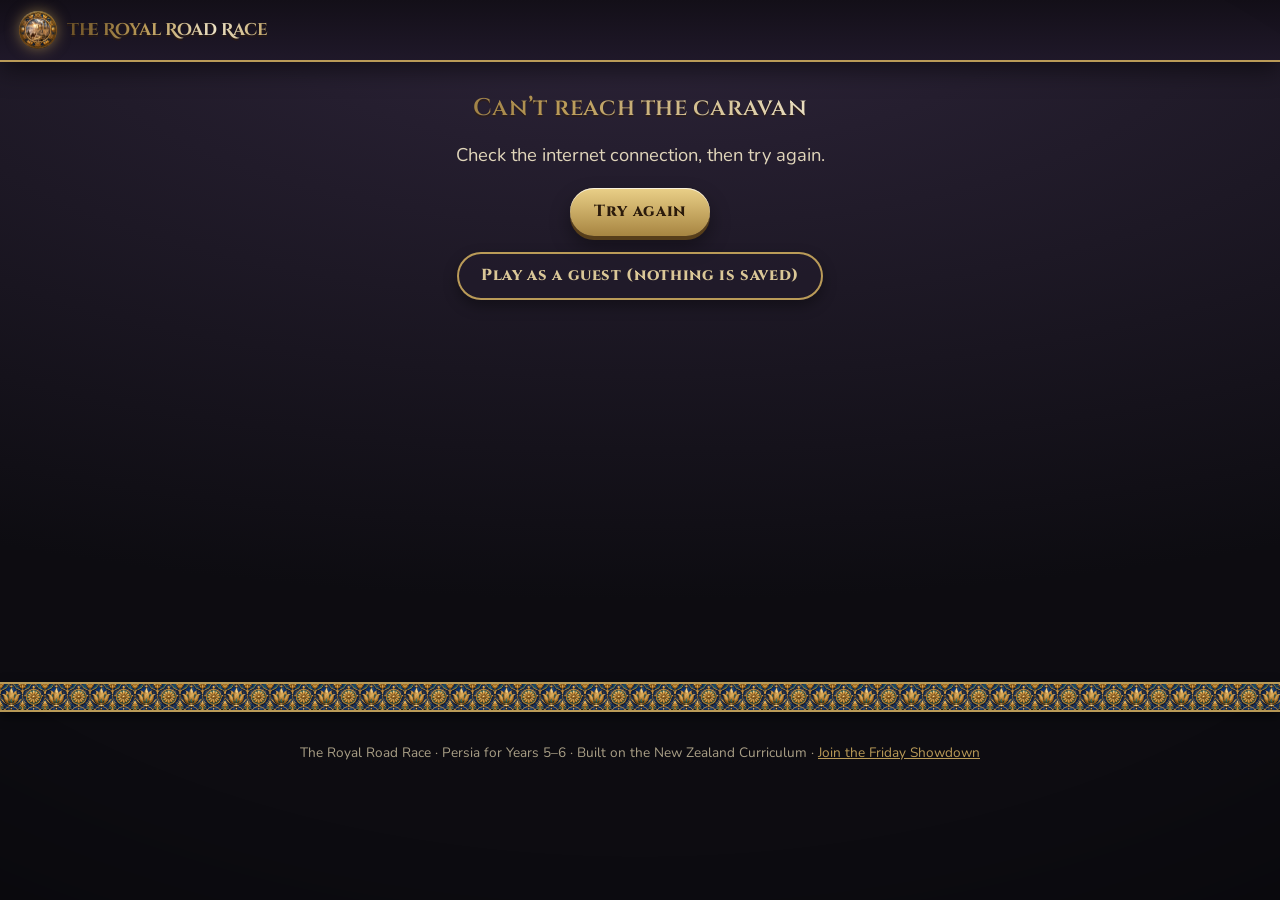
<file: index.html>
<!doctype html>
<html lang="en-NZ">
<head>
<meta charset="utf-8">
<meta name="viewport" content="width=device-width,initial-scale=1,viewport-fit=cover">
<title>The Royal Road Race — Persia for Years 5–6</title>
<meta name="description" content="A 10-week adventure race along the Royal Road of ancient Persia. History, Geography, Science, Art and a live Friday team quiz.">
<meta name="theme-color" content="#0D0C11">
<link rel="icon" href="data:image/svg+xml,%3Csvg xmlns='http://www.w3.org/2000/svg' viewBox='0 0 64 64'%3E%3Ccircle cx='32' cy='32' r='28' fill='%23BA9B58' stroke='%2339290E' stroke-width='4'/%3E%3Cpath d='M32 14l5 13 13 5-13 5-5 13-5-13-13-5 13-5z' fill='%231B1A21'/%3E%3C/svg%3E">
<link rel="stylesheet" href="css/royal.css">
<link rel="stylesheet" href="css/scenes.css">
<link rel="stylesheet" href="css/app.css">
<link rel="stylesheet" href="css/widgets.css?v=3">
</head>
<body>
<a class="sr-only" href="#app">Skip to content</a>
<header class="topbar no-print">
  <a class="brand" href="#/" id="navBrand" aria-label="The Royal Road Race — home"><span class="brand-seal" aria-hidden="true"></span><b class="gold-text">The Royal Road Race</b></a>
  <nav class="crumbs" id="crumbs" aria-label="You are here"></nav>
  <nav class="tb-nav" aria-label="Main">
    <button id="navHome" class="tb-btn" type="button"></button>
    <button id="navLog" class="tb-btn" type="button"></button>
    <button id="navCards" class="tb-btn" type="button"></button>
    <button id="navTrophy" class="tb-btn" type="button"></button>
    <a class="tb-btn tb-teacher" href="teacher.html" title="Teacher area"><span>Teacher</span></a>
    <button id="btnSound" class="tb-btn icon" type="button" aria-pressed="false"></button>
    <button id="btnSettings" class="tb-btn icon" type="button" aria-label="Settings"></button>
  </nav>
  <div id="settings" class="settings parchment" role="dialog" aria-label="Settings"></div>
</header>
<main id="app" tabindex="-1"></main>
<footer class="site-foot no-print">
  <div class="tile-band"></div>
  <p>The Royal Road Race · Persia for Years 5–6 · Built on the New Zealand Curriculum · <a href="play.html">Join the Friday Showdown</a></p>
</footer>
<noscript><p style="padding:2rem">This adventure needs JavaScript. Please turn it on and reload.</p></noscript>

<script src="js/vendor/confetti.js"></script>
<script src="js/core.js?v=4"></script>
<script src="js/art.js"></script>
<script src="js/scenes.js"></script>
<script src="js/data/stages.js"></script>
<script src="js/data/week01.js"></script>
<script src="js/data/week02.js"></script>
<script src="js/data/week03.js"></script>
<script src="js/data/week04.js"></script>
<script src="js/data/week05.js"></script>
<script src="js/data/week06.js"></script>
<script src="js/data/week07.js"></script>
<script src="js/data/week08.js"></script>
<script src="js/data/week09.js"></script>
<script src="js/data/week10.js"></script>
<script src="js/data/finalize.js"></script>
<script src="js/data/animals.js"></script>
<script src="js/config.js"></script>
<script src="js/store.js"></script>
<script src="js/accounts.js?v=1"></script>
<script src="js/widgets-history.js"></script>
<script src="js/widgets-generic.js"></script>
<script src="js/widgets-geo.js"></script>
<script src="js/widgets-sci.js?v=4"></script>
<script src="js/widgets-art.js"></script>
<script src="js/cinematic.js"></script>
<script src="js/app.js?v=5"></script>
</body>
</html>
</file>
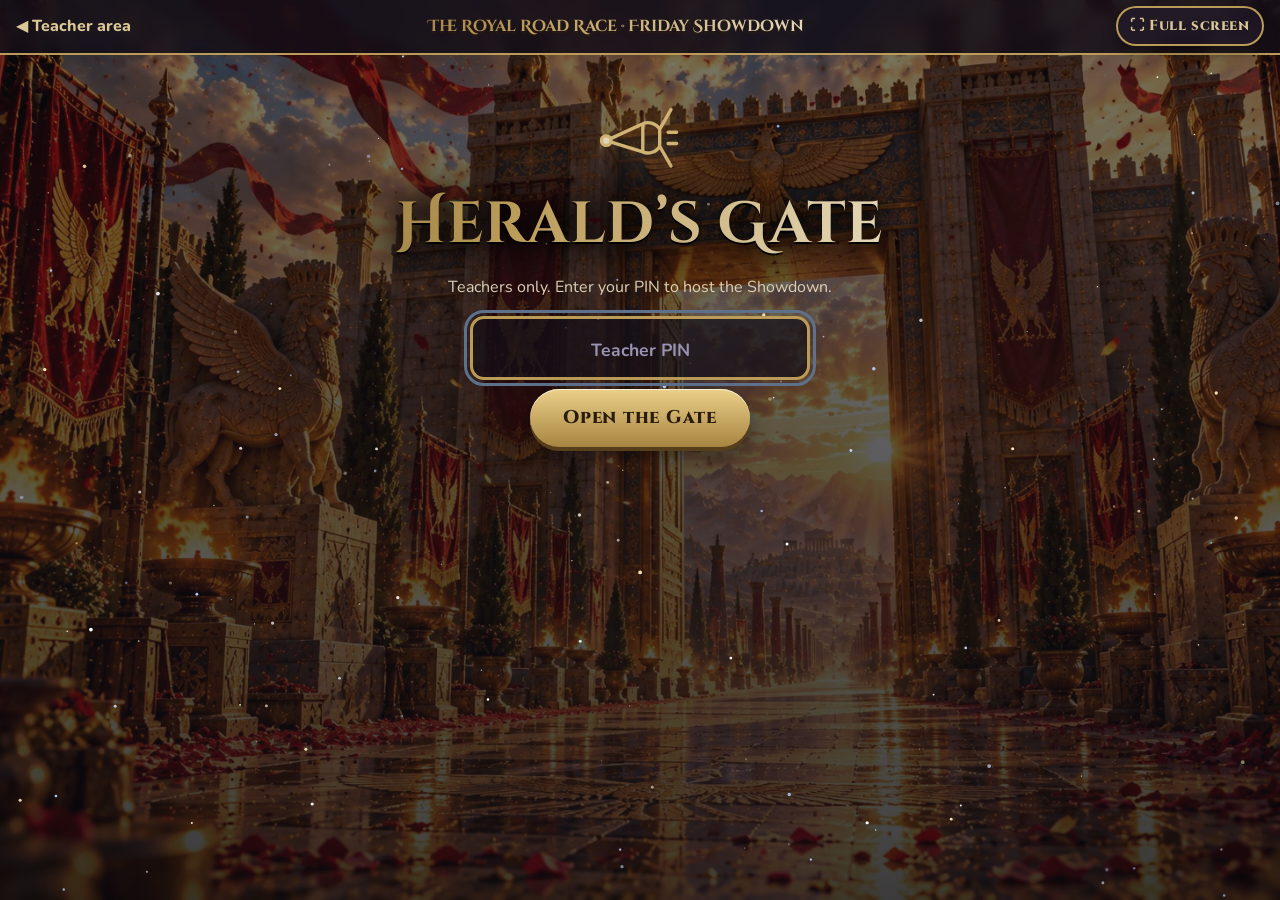
<file: host.html>
<!doctype html>
<html lang="en-NZ">
<head>
<meta charset="utf-8">
<meta name="viewport" content="width=device-width,initial-scale=1">
<title>Friday Showdown — Host · The Royal Road Race</title>
<meta name="theme-color" content="#0D0C11">
<link rel="icon" href="data:image/svg+xml,%3Csvg xmlns='http://www.w3.org/2000/svg' viewBox='0 0 64 64'%3E%3Ccircle cx='32' cy='32' r='28' fill='%23BA9B58' stroke='%2339290E' stroke-width='4'/%3E%3C/svg%3E">
<link rel="stylesheet" href="css/royal.css">
<link rel="stylesheet" href="css/game.css">
</head>
<body class="host">
<canvas id="bgfx" aria-hidden="true"></canvas>
<header class="h-top no-print">
  <a href="teacher.html" class="h-home">◀ Teacher area</a>
  <b class="gold-text">The Royal Road Race · Friday Showdown</b>
  <span id="hStatus" class="h-status"></span>
  <button id="hFull" class="btn ghost small" type="button">⛶ Full screen</button>
</header>
<main id="host"></main>
<script src="js/vendor/confetti.js"></script>
<script src="js/vendor/qrcode.js"></script>
<script src="js/core.js"></script>
<script src="js/art.js"></script>
<script src="js/data/stages.js"></script>
<script src="js/data/week01.js"></script>
<script src="js/data/week02.js"></script>
<script src="js/data/week03.js"></script>
<script src="js/data/week04.js"></script>
<script src="js/data/week05.js"></script>
<script src="js/data/week06.js"></script>
<script src="js/data/week07.js"></script>
<script src="js/data/week08.js"></script>
<script src="js/data/week09.js"></script>
<script src="js/data/week10.js"></script>
<script src="js/data/finalize.js"></script>
<script src="js/config.js"></script>
<script src="js/store.js"></script>
<script src="js/showdown.js"></script>
<script src="js/host.js"></script>
</body>
</html>
</file>
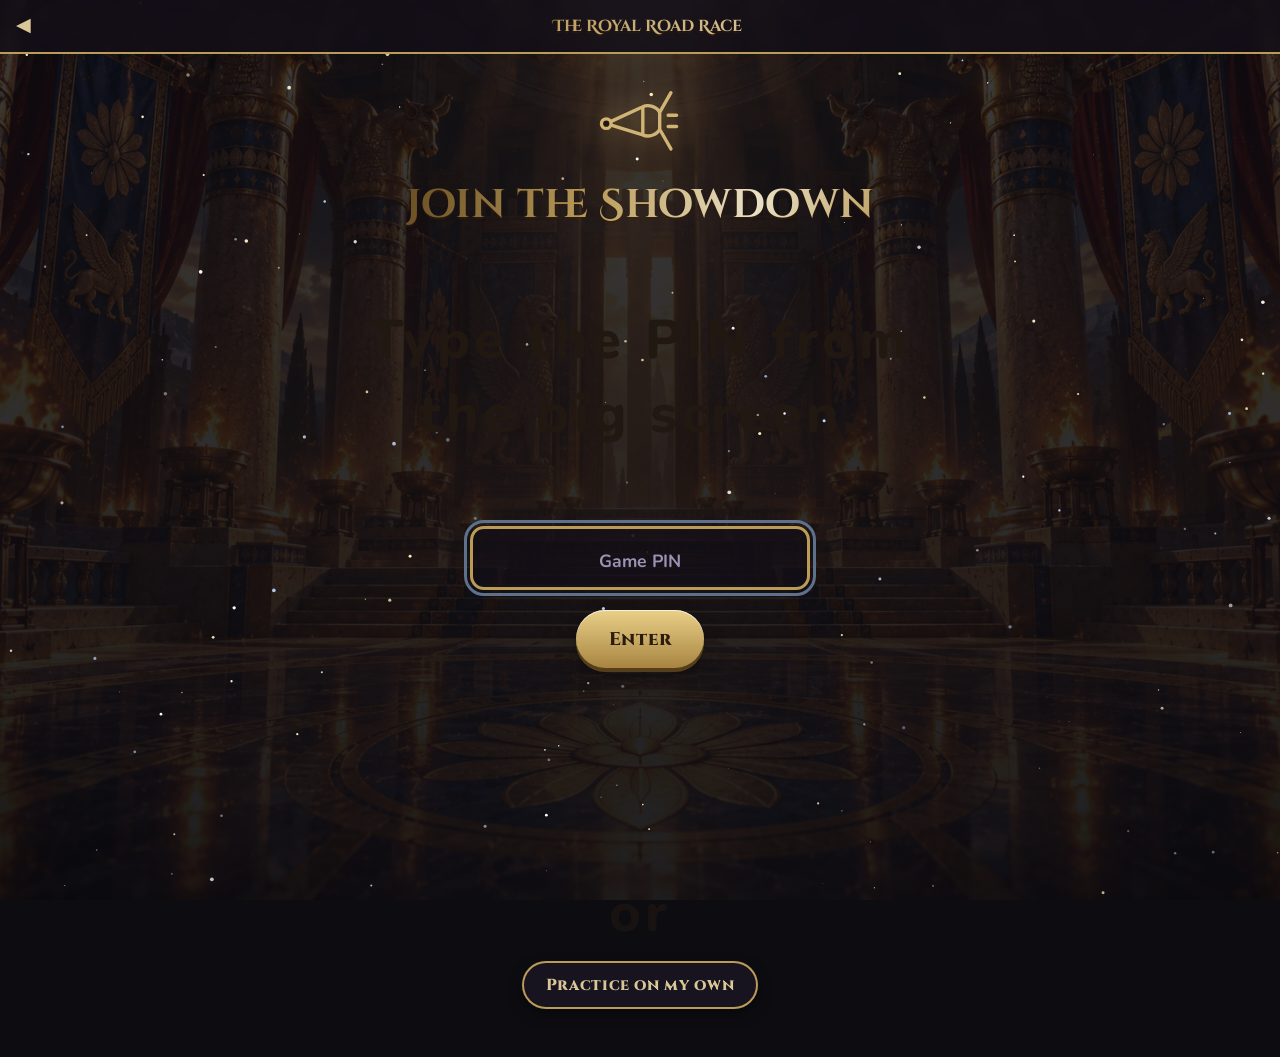
<file: play.html>
<!doctype html>
<html lang="en-NZ">
<head>
<meta charset="utf-8">
<meta name="viewport" content="width=device-width,initial-scale=1,viewport-fit=cover,user-scalable=no">
<title>Join the Showdown — The Royal Road Race</title>
<meta name="theme-color" content="#0D0C11">
<link rel="icon" href="data:image/svg+xml,%3Csvg xmlns='http://www.w3.org/2000/svg' viewBox='0 0 64 64'%3E%3Ccircle cx='32' cy='32' r='28' fill='%23BA9B58' stroke='%2339290E' stroke-width='4'/%3E%3C/svg%3E">
<link rel="stylesheet" href="css/royal.css">
<link rel="stylesheet" href="css/game.css">
</head>
<body class="player">
<canvas id="bgfx" aria-hidden="true"></canvas>
<header class="p-top"><a href="index.html" class="p-home" aria-label="Back to the adventure">◀</a><b class="gold-text">The Royal Road Race</b><span id="pStatus" class="p-status" aria-live="polite"></span></header>
<main id="play" aria-live="polite"></main>
<script src="js/vendor/confetti.js"></script>
<script src="js/core.js"></script>
<script src="js/art.js"></script>
<script src="js/data/stages.js"></script>
<script src="js/data/week01.js"></script>
<script src="js/data/week02.js"></script>
<script src="js/data/week03.js"></script>
<script src="js/data/week04.js"></script>
<script src="js/data/week05.js"></script>
<script src="js/data/week06.js"></script>
<script src="js/data/week07.js"></script>
<script src="js/data/week08.js"></script>
<script src="js/data/week09.js"></script>
<script src="js/data/week10.js"></script>
<script src="js/data/finalize.js"></script>
<script src="js/config.js"></script>
<script src="js/store.js"></script>
<script src="js/accounts.js?v=1"></script>
<script src="js/showdown.js"></script>
<script src="js/play.js"></script>
</body>
</html>
</file>
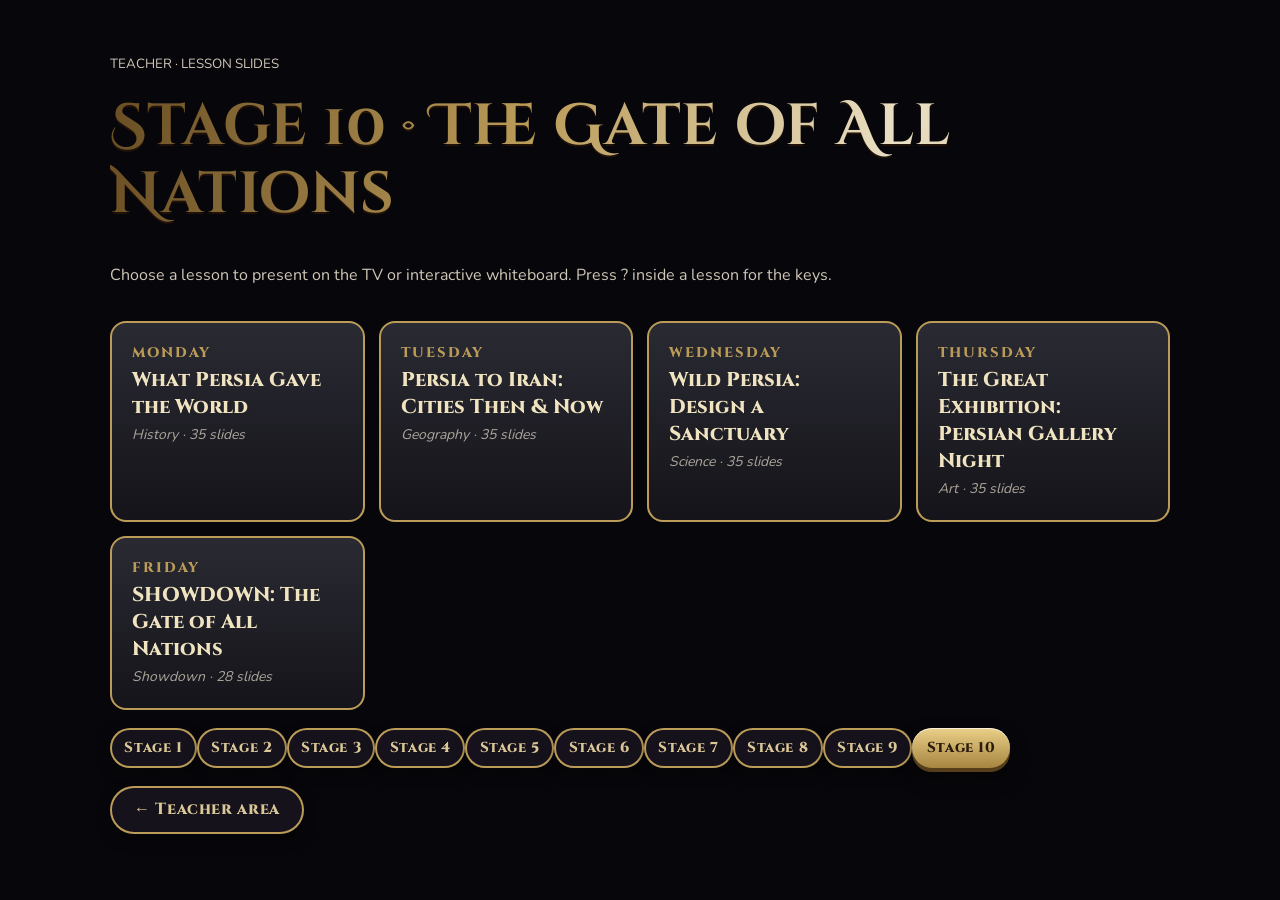
<file: slides.html>
<!doctype html>
<html lang="en-NZ">
<head>
<meta charset="utf-8">
<meta name="viewport" content="width=device-width,initial-scale=1">
<title>Lesson Slides — The Royal Road Race</title>
<meta name="theme-color" content="#0D0C11">
<meta name="robots" content="noindex">
<link rel="icon" href="data:image/svg+xml,%3Csvg xmlns='http://www.w3.org/2000/svg' viewBox='0 0 64 64'%3E%3Ccircle cx='32' cy='32' r='28' fill='%23C8A04A' stroke='%233F2A08' stroke-width='4'/%3E%3C/svg%3E">
<link rel="stylesheet" href="css/royal.css">
<link rel="stylesheet" href="css/slides.css">
</head>
<body class="slides-page">
<div id="sRoot"></div>
<script src="js/vendor/confetti.js"></script>
<script src="js/core.js"></script>
<script src="js/art.js"></script>
<script src="js/data/stages.js"></script>
<script src="js/data/week01.js"></script>
<script src="js/data/week02.js"></script>
<script src="js/data/week03.js"></script>
<script src="js/data/week04.js"></script>
<script src="js/data/week05.js"></script>
<script src="js/data/week06.js"></script>
<script src="js/data/week07.js"></script>
<script src="js/data/week08.js"></script>
<script src="js/data/week09.js"></script>
<script src="js/data/week10.js"></script>
<script src="js/data/finalize.js"></script>
<script src="js/data/slides-w1.js"></script>
<script src="js/data/slides-w2.js"></script>
<script src="js/data/slides-w3.js"></script>
<script src="js/data/slides-w4.js"></script>
<script src="js/data/slides-w5.js"></script>
<script src="js/data/slides-w6.js"></script>
<script src="js/data/slides-w7.js"></script>
<script src="js/data/slides-w8.js"></script>
<script src="js/data/slides-w9.js"></script>
<script src="js/data/slides-w10.js"></script>
<script src="js/slides.js"></script>
<script>
(function(){
  const RR=window.RR, q=new URLSearchParams(location.search), week=+(q.get("w")||RR.activeWeek());
  const m=location.hash.match(/^#\/(mon|tue|wed|thu|fri)/); const day=m?m[1]:(q.get("d")||null);
  const root=document.getElementById("sRoot");
  if(day && RR.WEEKS[week] && RR.WEEKS[week].days[day]) RR.presentSlides(root,week,day);
  else {
    document.body.classList.add("pick");
    const W=RR.WEEKS[week];
    root.append(RR.h("div",{class:"picker"},
      RR.h("small",{},"TEACHER · LESSON SLIDES"),RR.h("h1",{class:"gold-text"},"Stage "+week+" · "+W.title),
      RR.h("p",{},"Choose a lesson to present on the TV or interactive whiteboard. Press ? inside a lesson for the keys."),
      RR.h("div",{class:"pk"},RR.DAYS.map(d=>{ const L=W.days[d.id], n=RR.buildSlides(week,d.id).length;
        return RR.h("a",{class:"pkc",href:"slides.html?w="+week+"#/"+d.id+"/1",onclick:()=>setTimeout(()=>location.reload(),0)},RR.h("small",{},d.en),RR.h("b",{},L.title),RR.h("em",{},d.subject+" · "+n+" slides")); })),
      RR.h("div",{class:"btn-row"},RR.weeks().map(n=>RR.h("a",{class:"btn "+(n===week?"":"ghost")+" small",href:"slides.html?w="+n},"Stage "+n))),RR.h("a",{class:"btn ghost",href:"teacher.html"},"← Teacher area")));
  }
})();
</script>
</body>
</html>
</file>
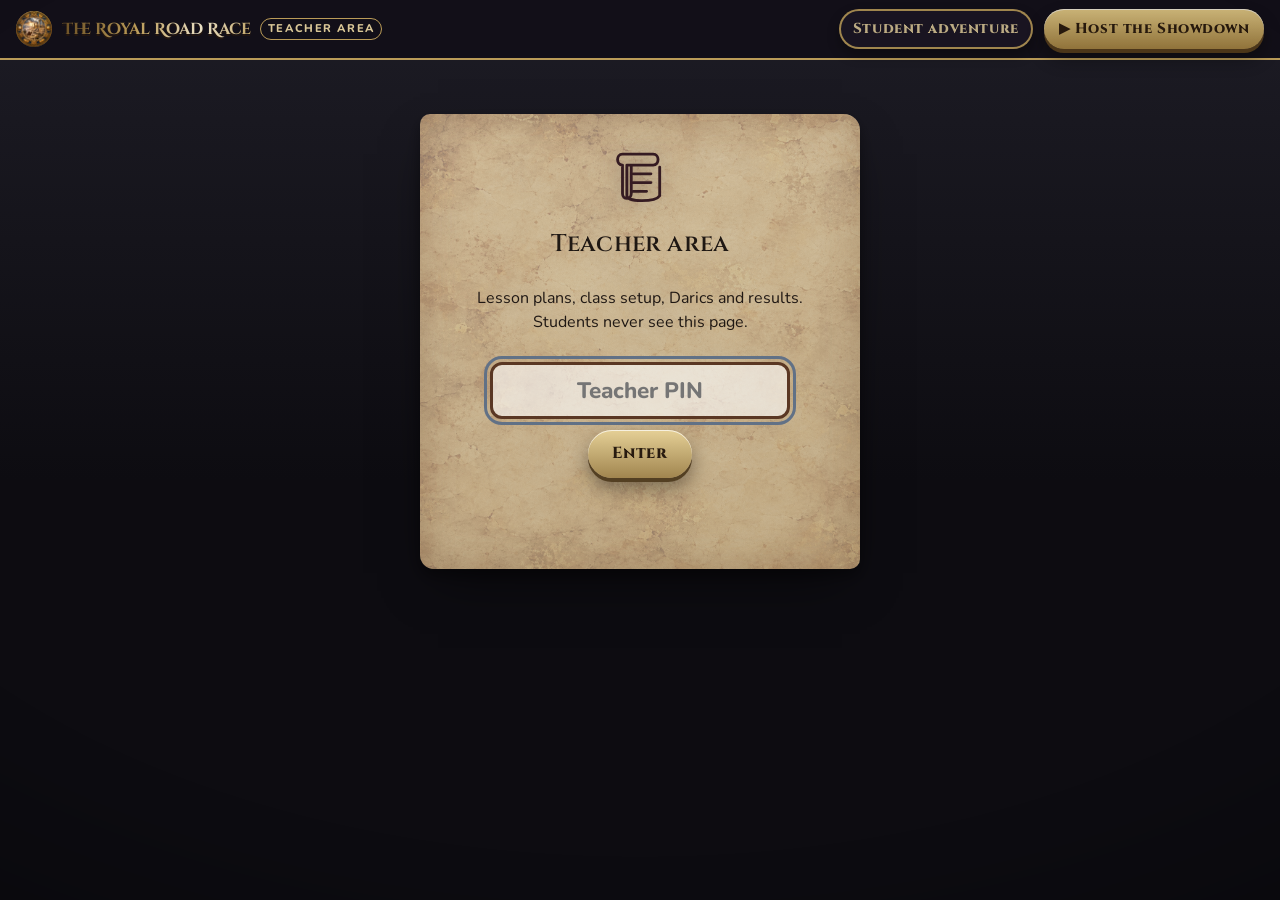
<file: teacher.html>
<!doctype html>
<html lang="en-NZ">
<head>
<meta charset="utf-8">
<meta name="viewport" content="width=device-width,initial-scale=1">
<title>Teacher Area — The Royal Road Race</title>
<meta name="theme-color" content="#0D0C11">
<meta name="robots" content="noindex">
<link rel="icon" href="data:image/svg+xml,%3Csvg xmlns='http://www.w3.org/2000/svg' viewBox='0 0 64 64'%3E%3Ccircle cx='32' cy='32' r='28' fill='%23BA9B58' stroke='%2339290E' stroke-width='4'/%3E%3C/svg%3E">
<link rel="stylesheet" href="css/royal.css">
<link rel="stylesheet" href="css/teacher.css">
</head>
<body class="teacher">
<header class="t-top no-print">
  <a class="t-brand" href="index.html"><span class="brand-seal" aria-hidden="true"></span><b class="gold-text">The Royal Road Race</b><small>Teacher area</small></a>
  <span class="t-spacer"></span>
  <a class="btn small ghost" href="index.html">Student adventure</a>
  <a class="btn small" href="host.html">▶ Host the Showdown</a>
  <button id="tLogout" class="btn small ghost" type="button" hidden>Lock</button>
</header>
<div id="tRoot"></div>
<script src="js/vendor/confetti.js"></script>
<script src="js/core.js?v=4"></script>
<script src="js/art.js"></script>
<script src="js/data/stages.js"></script>
<script src="js/data/week01.js"></script>
<script src="js/data/week02.js"></script>
<script src="js/data/week03.js"></script>
<script src="js/data/week04.js"></script>
<script src="js/data/week05.js"></script>
<script src="js/data/week06.js"></script>
<script src="js/data/week07.js"></script>
<script src="js/data/week08.js"></script>
<script src="js/data/week09.js"></script>
<script src="js/data/week10.js"></script>
<script src="js/data/finalize.js"></script>
<script src="js/data/animals.js"></script>
<script src="js/data/images-w1.js"></script>
<script src="js/data/images-w2-5.js"></script>
<script src="js/data/images-w6-10.js"></script>
<script src="js/data/slides-w1.js"></script>
<script src="js/data/slides-w2.js"></script>
<script src="js/data/slides-w3.js"></script>
<script src="js/data/slides-w4.js"></script>
<script src="js/data/slides-w5.js"></script>
<script src="js/data/slides-w6.js"></script>
<script src="js/data/slides-w7.js"></script>
<script src="js/data/slides-w8.js"></script>
<script src="js/data/slides-w9.js"></script>
<script src="js/data/slides-w10.js"></script>
<script src="js/slides.js"></script>
<script src="js/config.js"></script>
<script src="js/store.js"></script>
<script src="js/accounts.js?v=1"></script>
<script src="js/showdown.js"></script>
<script src="js/teacher.js?v=6"></script>
</body>
</html>
</file>
<file: css/royal.css>
/* ===================================================================
   THE ROYAL ROAD RACE — shared design system
   Palette, type, materials (gold foil, parchment, stone, wax seal),
   accessibility modes. Used by every page.
   =================================================================== */
@import url("fonts.css");

:root{
  --lapis:#2A2A33; --lapis-deep:#1B1A21; --turquoise:#5E718C; --saffron:#B8863C;
  --gold:#BA9B58; --gold-hi:#DAC797; --gold-lo:#82632C;
  --terracotta:#95513B; --plum:#3A1A22; --sand:#E0D5BA; --parchment:#E0D3B4; --parchment-lo:#C2B185;
  --ink:#211812; --night:#0D0C11; --storm:#2A2A31; --ash:#CFC7B8; --ember:#C66C3E; --emerald:#4F7A5A; --crimson:#8D2A30; --violet:#574A6B;

  --f-display:"Cinzel Decorative","Cinzel",Georgia,"Times New Roman",serif;
  --f-head:"Cinzel",Georgia,"Times New Roman",serif;
  --f-body:"Nunito","Segoe UI",system-ui,-apple-system,Arial,sans-serif;
  --f-script:"Amiri",Georgia,serif;

  --fs:1;                       /* text-size multiplier (A− / A+) */
  --r:14px;
  --ease:cubic-bezier(.22,.9,.28,1);
  --shadow-deep:0 22px 50px -18px rgba(0,0,0,.65),0 6px 14px rgba(0,0,0,.35);
  --tile:url("data:image/svg+xml,%3Csvg xmlns='http://www.w3.org/2000/svg' width='72' height='72' viewBox='0 0 72 72'%3E%3Crect width='72' height='72' fill='%231B1A21'/%3E%3Cg fill='none' stroke='%23BA9B58' stroke-width='1.6'%3E%3Ccircle cx='36' cy='36' r='9'/%3E%3Cg id='p'%3E%3Cpath d='M36 27c-4-7-3-14 0-18 3 4 4 11 0 18z' fill='%23BA9B58' fill-opacity='.85'/%3E%3C/g%3E%3Cpath d='M36 27c-4-7-3-14 0-18 3 4 4 11 0 18z' transform='rotate(90 36 36)' fill='%235E718C' fill-opacity='.8'/%3E%3Cpath d='M36 27c-4-7-3-14 0-18 3 4 4 11 0 18z' transform='rotate(180 36 36)' fill='%23BA9B58' fill-opacity='.85'/%3E%3Cpath d='M36 27c-4-7-3-14 0-18 3 4 4 11 0 18z' transform='rotate(270 36 36)' fill='%235E718C' fill-opacity='.8'/%3E%3Ccircle cx='36' cy='36' r='3' fill='%23BA9B58'/%3E%3Cpath d='M0 0h10M0 0v10M72 0H62M72 0v10M0 72h10M0 72V62M72 72H62M72 72V62'/%3E%3C/g%3E%3C/svg%3E");
  --paper-grain:url("data:image/svg+xml,%3Csvg xmlns='http://www.w3.org/2000/svg' width='220' height='220'%3E%3Cfilter id='n'%3E%3CfeTurbulence type='fractalNoise' baseFrequency='.85' numOctaves='3' seed='4'/%3E%3CfeColorMatrix values='0 0 0 0 .25 0 0 0 0 .15 0 0 0 0 .05 0 0 0 .22 0'/%3E%3C/filter%3E%3Crect width='220' height='220' filter='url(%23n)'/%3E%3C/svg%3E");
}

*{box-sizing:border-box}
html{font-size:calc(16px * var(--fs));-webkit-text-size-adjust:100%;scroll-behavior:smooth}
body{
  margin:0;min-height:100vh;color:var(--sand);font-family:var(--f-body);line-height:1.55;
  background:var(--night);overflow-x:hidden;-webkit-font-smoothing:antialiased;
}
body.dys{--f-body:"Lexend","Nunito",system-ui,sans-serif;--f-head:"Lexend","Cinzel",system-ui,sans-serif;letter-spacing:.02em;word-spacing:.08em}
body.dys .parchment,body.dys .lead{line-height:1.8}
img,svg,canvas{max-width:100%}
a{color:var(--gold)}
button{font:inherit;color:inherit;cursor:pointer}
:focus-visible{outline:3px solid var(--turquoise);outline-offset:3px;border-radius:6px}
.sr-only{position:absolute!important;width:1px;height:1px;overflow:hidden;clip:rect(0 0 0 0);white-space:nowrap}
[hidden]{display:none!important}
h1,h2,h3,h4{font-family:var(--f-head);font-weight:600;line-height:1.18;margin:0 0 .5em;letter-spacing:.01em}

/* ---------- gold foil text ---------- */
.gold-text{
  background:linear-gradient(100deg,#694E24 0%,#BA9B58 18%,#EAE0C5 34%,#BA9B58 48%,#937739 62%,#DAC797 78%,#BA9B58 100%);
  background-size:220% 100%;-webkit-background-clip:text;background-clip:text;color:transparent;-webkit-text-fill-color:transparent;
  animation:foil 6s linear infinite;filter:drop-shadow(0 2px 0 rgba(53,30,7,.55));
}
@keyframes foil{to{background-position:-220% 0}}

/* ---------- gold-foil border with shimmer sweep ---------- */
.foil{position:relative;border-radius:var(--r);isolation:isolate}
.foil::before{
  content:"";position:absolute;inset:0;border-radius:inherit;padding:2.5px;pointer-events:none;z-index:2;
  background:linear-gradient(120deg,#694E24,#BA9B58 20%,#EAE0C5 35%,#BA9B58 50%,#735929 70%,#BA9B58);
  background-size:260% 260%;animation:foilSweep 7s linear infinite;
  -webkit-mask:linear-gradient(#000 0 0) content-box,linear-gradient(#000 0 0);-webkit-mask-composite:xor;mask-composite:exclude;
}
@keyframes foilSweep{0%{background-position:0% 0}100%{background-position:260% 260%}}

/* ---------- parchment card ---------- */
.parchment{
  position:relative;color:var(--ink);border-radius:10px 16px 10px 14px;
  background:
    var(--paper-grain),
    radial-gradient(120% 90% at 20% 0%,rgba(255,255,255,.55),transparent 55%),
    radial-gradient(90% 90% at 100% 100%,rgba(137,94,43,.25),transparent 60%),
    linear-gradient(160deg,#E9E0C9,#D2C3A0 70%,#C4B28A);
  box-shadow:inset 0 0 38px rgba(109,70,31,.28),var(--shadow-deep);
  padding:clamp(1rem,2.4vw,1.7rem);
}
.parchment h2,.parchment h3,.parchment h4{color:#3A2515}
.parchment a{color:#61361D}
.parchment.torn::before,.parchment.torn::after{
  content:"";position:absolute;left:0;right:0;height:14px;background-repeat:repeat-x;background-size:34px 14px;pointer-events:none;
}
.parchment.torn::before{top:-13px;background-image:url("data:image/svg+xml,%3Csvg xmlns='http://www.w3.org/2000/svg' width='34' height='14'%3E%3Cpath d='M0 14 L0 9 L5 4 L9 8 L15 1 L21 7 L26 3 L31 8 L34 5 L34 14Z' fill='%23E0D5BA'/%3E%3C/svg%3E")}
.parchment.torn::after{bottom:-13px;transform:scaleY(-1);background-image:url("data:image/svg+xml,%3Csvg xmlns='http://www.w3.org/2000/svg' width='34' height='14'%3E%3Cpath d='M0 14 L0 8 L6 3 L11 8 L16 2 L22 7 L27 4 L34 8 L34 14Z' fill='%23C4B28A'/%3E%3C/svg%3E")}

/* ---------- stone tablet ---------- */
.stone{
  position:relative;color:#E0D8C4;border-radius:12px;padding:clamp(.9rem,2vw,1.4rem) clamp(1.1rem,3vw,2rem);
  background:
    var(--paper-grain),
    linear-gradient(180deg,rgba(255,255,255,.12),transparent 30%),
    linear-gradient(165deg,#6d6252,#4c4336 55%,#3a3329);
  box-shadow:inset 0 2px 0 rgba(255,255,255,.18),inset 0 -6px 14px rgba(0,0,0,.45),var(--shadow-deep);
  text-shadow:0 -1px 0 rgba(0,0,0,.7),0 1px 0 rgba(255,255,255,.12);
}

/* ---------- lapis & gold band ---------- */
.tile-band{height:30px;background:var(--tile);background-size:60px 60px;border-block:2px solid var(--gold);box-shadow:0 4px 12px rgba(0,0,0,.5)}

/* ---------- buttons ---------- */
.btn{
  --b1:#EAD088;--b2:#A78541;
  display:inline-flex;align-items:center;justify-content:center;gap:.5em;min-height:48px;padding:.65em 1.5em;border:0;border-radius:999px;
  font-family:var(--f-head);font-weight:700;letter-spacing:.04em;font-size:1rem;color:#2B1B0C;text-decoration:none;
  background:linear-gradient(180deg,var(--b1),var(--b2));
  box-shadow:0 4px 0 #573E1A,0 10px 20px rgba(0,0,0,.4),inset 0 1px 0 rgba(255,255,255,.7);
  transition:transform .15s var(--ease),box-shadow .15s,filter .2s;position:relative;overflow:hidden;
}
.btn::after{content:"";position:absolute;inset:0;background:linear-gradient(105deg,transparent 35%,rgba(255,255,255,.65) 50%,transparent 65%);transform:translateX(-120%);transition:transform .6s}
.btn:hover{transform:translateY(-2px) rotate(-.4deg);filter:brightness(1.06)}
.btn:hover::after{transform:translateX(120%)}
.btn:active{transform:translateY(3px);box-shadow:0 1px 0 #573E1A,0 4px 8px rgba(0,0,0,.4)}
.btn.ghost{background:rgba(35,28,45,.55);color:var(--gold-hi);box-shadow:inset 0 0 0 2px var(--gold),0 6px 14px rgba(0,0,0,.35)}
.btn.small{min-height:40px;padding:.4em 1em;font-size:.9rem}
.btn.teal{--b1:#94A1B4;--b2:#344052;color:#11151B;box-shadow:0 4px 0 #242D39,0 10px 20px rgba(0,0,0,.4),inset 0 1px 0 rgba(255,255,255,.6)}
.btn.red{--b1:#B8606A;--b2:#8D2A30;color:#fff;box-shadow:0 4px 0 #631C2A,0 10px 20px rgba(0,0,0,.4),inset 0 1px 0 rgba(255,255,255,.4)}
.btn[disabled]{opacity:.45;pointer-events:none;filter:grayscale(.5)}

/* wax seal button */
.wax{
  --wax:#8D2A30;
  width:112px;height:112px;border-radius:50%;border:0;position:relative;color:#FBDDE1;font-family:var(--f-head);font-weight:800;font-size:.8rem;letter-spacing:.08em;
  background:radial-gradient(circle at 35% 30%,color-mix(in srgb,var(--wax) 55%,#fff) 0,var(--wax) 40%,color-mix(in srgb,var(--wax) 55%,#000) 100%);
  box-shadow:0 8px 0 color-mix(in srgb,var(--wax) 45%,#000),0 16px 26px rgba(0,0,0,.5),inset 0 0 0 5px rgba(255,255,255,.10),inset 0 0 22px rgba(0,0,0,.35);
  clip-path:polygon(50% 0,60% 5%,72% 3%,79% 12%,91% 14%,93% 27%,100% 36%,96% 48%,100% 60%,92% 70%,92% 83%,80% 88%,73% 98%,60% 95%,50% 100%,40% 95%,27% 98%,20% 88%,8% 83%,8% 70%,0 60%,4% 48%,0 36%,7% 27%,9% 14%,21% 12%,28% 3%,40% 5%);
  transition:transform .15s;text-shadow:0 1px 2px rgba(0,0,0,.6);
}
.wax::after{content:"";position:absolute;inset:14px;border-radius:50%;border:2px solid rgba(255,255,255,.28)}
.wax:hover{transform:scale(1.05) rotate(-3deg)}
.wax:active{transform:scale(.93)}
.wax.stamped{animation:stamp .55s var(--ease) both}
@keyframes stamp{0%{transform:scale(2.6) rotate(-18deg);opacity:0}55%{transform:scale(.88) rotate(4deg);opacity:1}100%{transform:scale(1) rotate(-6deg)}}

/* ---------- chips & badges ---------- */
.chip{display:inline-flex;align-items:center;gap:.35em;padding:.15em .7em;border-radius:999px;font-size:.78rem;font-weight:800;letter-spacing:.04em;
  background:rgba(215,177,91,.16);color:var(--gold-hi);border:1px solid rgba(215,177,91,.55);font-family:var(--f-body)}
.parchment .chip{background:rgba(48,39,61,.1);color:#3A1A22;border-color:rgba(48,39,61,.4)}
.chip.teal{background:rgba(65,81,102,.15);color:#ADB7C6;border-color:rgba(65,81,102,.6)}
.kbd{font-family:ui-monospace,Menlo,Consolas,monospace;font-size:.8em;padding:.1em .45em;border-radius:5px;background:rgba(255,255,255,.12);border:1px solid rgba(255,255,255,.25)}

/* ---------- coin ---------- */
.coin{display:inline-block;width:1.1em;height:1.1em;border-radius:50%;vertical-align:-.15em;
  background:url("../assets/coin.webp") center/cover no-repeat,radial-gradient(circle at 35% 30%,#EAE0C5,#BA9B58 45%,#735929);box-shadow:inset 0 0 0 .1em rgba(107,68,13,.45),0 1px 2px rgba(0,0,0,.5)}

/* ---------- scene helpers ---------- */
.scene{position:relative;overflow:hidden;isolation:isolate;background:var(--night)}
.scene .layer{position:absolute;inset:-4% -6%;will-change:transform;transition:transform .35s var(--ease)}
.scene svg.layer{width:112%;height:108%}
.scene canvas.fx{position:absolute;inset:0;width:100%;height:100%;pointer-events:none;z-index:6}
.vignette{position:absolute;inset:0;pointer-events:none;background:radial-gradient(120% 100% at 50% 40%,transparent 55%,rgba(10,8,13,.65) 100%);z-index:7}

/* ---------- toasts ---------- */
#toasts{position:fixed;left:50%;top:78px;transform:translateX(-50%);display:flex;flex-direction:column;gap:.5rem;z-index:9000;pointer-events:none;align-items:center}
.toast{padding:.7em 1.3em;border-radius:12px;background:linear-gradient(180deg,#352B43,#211B2A);border:2px solid var(--gold);color:var(--gold-hi);font-weight:800;box-shadow:var(--shadow-deep);animation:toastIn .5s var(--ease) both}
@keyframes toastIn{from{transform:translateY(-20px) scale(.9);opacity:0}}

/* ---------- reveal-on-scroll ---------- */
.rise{opacity:0;transform:translateY(26px);transition:opacity .8s var(--ease),transform .8s var(--ease)}
.rise.in{opacity:1;transform:none}

/* ---------- reduce motion ---------- */
body.rm *,body.rm *::before,body.rm *::after{animation-duration:.001s!important;animation-iteration-count:1!important;transition-duration:.001s!important;scroll-behavior:auto!important}
body.rm .gold-text{animation:none}
@media (prefers-reduced-motion:reduce){
  *,*::before,*::after{animation-duration:.001s!important;animation-iteration-count:1!important;transition-duration:.001s!important;scroll-behavior:auto!important}
}

/* ---------- print (shared basics) ---------- */
@media print{
  body{background:#fff!important;color:#000!important}
  .no-print{display:none!important}
}


/* ===== CINEMATIC GRADE (storm, ash, crimson & burnished gold) ===== */
body::after{content:"";position:fixed;inset:0;pointer-events:none;z-index:9990;
  background:radial-gradient(120% 100% at 50% 40%,transparent 55%,rgba(0,0,0,.55) 100%);
  opacity:.9}
body.rm::after{background:radial-gradient(120% 100% at 50% 40%,transparent 60%,rgba(0,0,0,.4) 100%)}
.scene svg,.hero svg,.hubmap svg,svg.scene{filter:saturate(.62) contrast(1.08) brightness(.94)}
.scene img,.hero img,.hubmap img{filter:saturate(.9) contrast(1.06)}
.stage-art,.hero,.hubmap{position:relative}
.hero::after,.hubmap::after,.stage-art::after{content:"";position:absolute;inset:0;pointer-events:none;
  background:linear-gradient(180deg,rgba(13,12,17,.35),transparent 28%,transparent 55%,rgba(13,12,17,.7)),radial-gradient(90% 80% at 50% 45%,transparent 50%,rgba(0,0,0,.5))}
.parchment{filter:saturate(.8)}
.hubmap svg{filter:saturate(.55) contrast(1.1) brightness(.68) sepia(.25)}
.hubmap::after{background:linear-gradient(180deg,rgba(13,12,17,.5),transparent 25%,transparent 60%,rgba(13,12,17,.75)),radial-gradient(90% 80% at 50% 45%,transparent 40%,rgba(0,0,0,.6))}

/* ===== GENERATED ARTWORK LAYERS (fall back to procedural when files are absent) ===== */
.tile-band,.m-banner::after{background-image:url("../assets/CORE-05.webp"),var(--tile);background-size:90px 90px,60px 60px}
.parchment{background-color:#CDBF9B;background-image:linear-gradient(160deg,rgba(233,224,201,.55),rgba(205,190,155,.62)),url("../assets/CORE-04.webp"),var(--paper-grain);background-size:cover,cover,220px;background-blend-mode:normal,multiply,normal}
.panel{background-color:#CDBF9B;background-image:linear-gradient(160deg,rgba(233,224,201,.6),rgba(205,190,155,.66)),url("../assets/CORE-04.webp");background-size:cover}
</file>
<file: css/scenes.css>
/* scene animation classes (animations live on inner <g> so parallax transforms don't collide) */
.hero{height:clamp(520px,84vh,900px);width:100%}
.hero svg.layer{position:absolute;left:-6%;top:-4%;width:112%;max-width:none;height:108%;overflow:visible}
.hero .grain{position:absolute;inset:0;background:var(--paper-grain);opacity:.16;pointer-events:none;z-index:8}
.hero svg{pointer-events:none}
.hero svg.glintlayer{pointer-events:none}
.hero svg .glint{pointer-events:all}

.tw{animation:tw 4.5s ease-in-out infinite}
@keyframes tw{0%,100%{opacity:.25}50%{opacity:1}}
.sunrays{animation:spin 160s linear infinite;transform-box:fill-box}
@keyframes spin{to{transform:translate(1010px,430px) rotate(360deg)}}
.sunrays{transform:translate(1010px,430px)}
.drift{animation:drift 60s ease-in-out infinite alternate}
.drift.slow{animation-duration:90s}
.drift.med{animation-duration:55s;animation-direction:alternate-reverse}
@keyframes drift{from{transform:translateX(-90px)}to{transform:translateX(120px)}}
.flyx{animation:flyx 70s linear infinite}
@keyframes flyx{from{transform:translateX(-160px)}to{transform:translateX(1780px)}}
.bob{animation:bob 7s ease-in-out infinite alternate}
@keyframes bob{from{transform:translateY(-18px)}to{transform:translateY(24px)}}
.flap{animation:flap 3.6s ease-in-out infinite alternate;transform-box:fill-box;transform-origin:50% 40%}
@keyframes flap{from{transform:scaleY(.62)}to{transform:scaleY(1.05)}}
.pulse{animation:pulse 3s ease-in-out infinite;transform-box:fill-box;transform-origin:center}
@keyframes pulse{0%,100%{transform:scale(.8);opacity:.55}50%{transform:scale(1.25);opacity:1}}
.glint{animation:glintBlink 2.8s ease-in-out infinite}
@keyframes glintBlink{0%,100%{opacity:.35}45%,55%{opacity:1}}
.sway{transform-box:fill-box;transform-origin:50% 100%;animation:sway 5s ease-in-out infinite alternate}
.sway.s1{animation-duration:6.4s;animation-delay:-2s}.sway.s2{animation-duration:4.2s;animation-delay:-1s}
@keyframes sway{from{transform:skewX(-3deg)}to{transform:skewX(3.5deg)}}

/* camel walk cycle */
.camel .leg{transform-box:fill-box;transform-origin:50% 0}
.camel .leg.f1,.camel .leg.b2{animation:legA .95s ease-in-out infinite alternate}
.camel .leg.b1,.camel .leg.f2{animation:legB .95s ease-in-out infinite alternate}
@keyframes legA{from{transform:rotate(-16deg)}to{transform:rotate(16deg)}}
@keyframes legB{from{transform:rotate(16deg)}to{transform:rotate(-16deg)}}
.camel{animation:camelBob .95s ease-in-out infinite alternate}
@keyframes camelBob{from{transform:translateY(0)}to{transform:translateY(-3px)}}

/* hub map */
.hubmap{position:absolute;inset:0;overflow:hidden}
.hubmap svg{width:100%;height:100%;display:block}
.hubmap canvas.fx{position:absolute;inset:0;width:100%;height:100%;pointer-events:none}
.map-vig{position:absolute;inset:0;pointer-events:none;box-shadow:inset 0 0 160px 40px rgba(54,29,12,.55)}
#roadDraw{animation:march 14s linear infinite}
@keyframes march{to{stroke-dashoffset:-400}}

/* parallax photo layers */
.hero-wrap{position:relative}
.px-layers{position:absolute;inset:0;pointer-events:none;overflow:hidden;z-index:1;--mx:0;--my:0;--sy:0}
.px{position:absolute;left:-4%;width:108%;background-repeat:no-repeat;background-position:center bottom;background-size:100% auto;
  transform:translate(calc(var(--mx)*var(--depth)*-120px),calc(var(--sy)*var(--depth)*.4px + var(--my)*var(--depth)*-40px));transition:transform .25s ease-out}
.px-clouds{top:4%;height:44%;background-position:center top;opacity:.6;filter:saturate(.7) brightness(.8)}
.px-far{bottom:34%;height:34%;opacity:.8;filter:saturate(.6) brightness(.75) contrast(1.1)}
.px-mid{bottom:2%;height:40%;opacity:.9;filter:saturate(.7) brightness(.62)}
.px-fore{inset:0;left:-4%;height:100%;background-size:cover;background-position:center bottom;filter:brightness(.55) saturate(.8)}
.px-dust,.px-embers{inset:0;left:0;width:100%;height:100%;background-size:cover;background-position:center;}
.px-dust{opacity:.45;background-size:cover}.px-embers{opacity:.5}
@keyframes pxdrift{to{background-position:30% 40%}}@keyframes pxrise{from{background-position:center 0}to{background-position:center -100%}}
.has-px .hero>svg{opacity:.35}
.has-px .hero-title,.has-px .scroll-hint{z-index:3}
body.rm .px-dust,body.rm .px-embers{animation:none}
.px-far,.px-mid,.px-clouds{-webkit-mask-image:linear-gradient(180deg,transparent 0,#000 22%,#000 78%,transparent 100%);mask-image:linear-gradient(180deg,transparent 0,#000 22%,#000 78%,transparent 100%)}
.px-embers{opacity:.28}.px-dust{opacity:.3}
.has-px .hero-wrap::after,.has-px.hero-wrap::after{content:"";position:absolute;inset:0;z-index:2;pointer-events:none;background:linear-gradient(180deg,rgba(13,12,17,.25),transparent 30%,rgba(13,12,17,.15) 70%,#0D0C11)}

.px{backface-visibility:hidden;contain:strict}
.px-dust,.px-embers{animation:pxpulse 9s ease-in-out infinite alternate}
@keyframes pxpulse{from{opacity:.18}to{opacity:.36}}

/* when the photo hero is present, the procedural scene underneath is switched off (it was the source of flicker) */
.hero.lite svg.layer:not(.glintlayer),.hero.lite .vignette{display:none}
.hero.lite *{animation:none!important}

.hero .grain{display:none}
.px-dust,.px-embers{transform:none!important;filter:none!important}

/* plain photo hero */
.hero.plain{position:relative;min-height:clamp(420px,62vh,640px);background:linear-gradient(180deg,#1b1623,#0d0c11)}
.hero.plain .asset-img{transform:none!important}
.glint-btn{position:absolute;right:13%;top:27%;width:44px;height:44px;border:0;background:none;cursor:pointer;z-index:4;padding:0}
.glint-btn i{position:absolute;inset:14px;border-radius:50%;background:radial-gradient(#fff,rgba(220,215,228,0) 70%);box-shadow:0 0 14px 6px rgba(220,225,240,.55);animation:glintBlink 3.2s ease-in-out infinite}
.hero-caravan,.px-layers{display:none!important}

.ember-cv{position:absolute;inset:0;width:100%;height:100%;pointer-events:none;z-index:2}
.hero-wrap .hero-title,.hero-wrap .scroll-hint{z-index:3}
</file>
<file: css/app.css>
/* ===================================================================
   THE ROYAL ROAD RACE — app views (topbar, hub, stage, mission, modal,
   cinematic, log, cards, trophies)
   =================================================================== */
html{background:#0D0C11}
body{background:radial-gradient(120% 600px at 50% 0%,#2D2439 0%,#0D0C11 100%) no-repeat,#0D0C11}
body.noscroll{overflow:hidden}
#app{display:block;min-height:60vh;outline:0}
#app.enter{animation:appIn .7s var(--ease) both}
@keyframes appIn{from{opacity:0;transform:translateY(10px)}}
.sect{max-width:1100px;margin:0 auto;padding:clamp(1.6rem,4vw,3rem) clamp(1rem,3vw,1.5rem)}
.lead{font-size:1.15rem;max-width:62ch}
.lead.rise,.sect-title{margin-inline:auto}
.sect-title{text-align:center;font-family:var(--f-display);font-size:clamp(1.6rem,4vw,2.4rem);margin-bottom:.6em}
.small{font-size:.88rem;opacity:.85}
.big{font-size:1.15rem}
.hint{font-style:italic;opacity:.8;font-size:.9rem}
.btn-row{display:flex;flex-wrap:wrap;gap:.7rem;margin-top:1rem;align-items:center}
.chips{display:flex;flex-wrap:wrap;gap:.45rem;margin:.5rem 0}
.chip.big{font-size:.95rem;padding:.3em .9em}
button.chip{cursor:pointer}

/* ---------- top bar ---------- */
.topbar{position:sticky;top:0;z-index:500;display:flex;align-items:center;gap:1rem;padding:.4rem clamp(.6rem,2vw,1.2rem);min-height:62px;
  background:linear-gradient(180deg,#130F18,#1f1829);border-bottom:2px solid var(--gold);box-shadow:0 8px 24px rgba(0,0,0,.5);transform:translateZ(0)}
.brand{display:flex;align-items:center;gap:.6rem;text-decoration:none;font-family:var(--f-display);font-size:1.05rem;white-space:nowrap}
.brand-seal{width:38px;height:38px;border-radius:50%;background:url("../assets/CORE-02.webp") center/contain no-repeat,radial-gradient(circle at 35% 30%,#EAE0C5,#BA9B58 45%,#735929);box-shadow:inset 0 0 0 3px rgba(82,56,17,.5),0 0 14px rgba(215,177,91,.5);position:relative}
.brand-seal::after{content:none;display:none;position:absolute;inset:8px;background:#1B1A21;clip-path:polygon(50% 0,62% 38%,100% 50%,62% 62%,50% 100%,38% 62%,0 50%,38% 38%)}
.crumbs{flex:1;display:flex;gap:.5rem;align-items:center;font-size:.9rem;color:#B9AC8A;overflow:hidden;white-space:nowrap}
.crumbs a{color:var(--gold-hi);text-decoration:none}.crumbs a:hover{text-decoration:underline}
.crumbs b{color:#fff}
.tb-nav{display:flex;gap:.3rem;align-items:center}
.tb-btn{display:inline-flex;align-items:center;gap:.4em;background:transparent;border:0;border-radius:10px;padding:.4rem .65rem;color:var(--gold-hi);text-decoration:none;font-weight:800;font-size:.85rem;min-height:44px;transition:background .2s,transform .15s}
.tb-btn:hover{background:rgba(215,177,91,.16);transform:translateY(-1px)}
.tb-btn.icon{padding:.4rem .5rem}
.tb-teacher{opacity:.65}
.settings{position:absolute;right:.8rem;top:calc(100% + 10px);width:min(380px,92vw);z-index:600;opacity:0;transform:translateY(-10px) scale(.97);pointer-events:none;transition:.25s var(--ease)}
.settings.open{opacity:1;transform:none;pointer-events:auto}
.set-row{display:flex;justify-content:space-between;align-items:center;gap:1rem;padding:.6rem 0;border-bottom:1px dashed rgba(68,43,22,.3)}
.set-row small{display:block;opacity:.75}
.set-row input{width:24px;height:24px;accent-color:#574A6B}
.site-foot{text-align:center;color:#a99f86;font-size:.85rem;margin-top:3rem}
.site-foot p{padding:1rem}

@media (max-width:820px){
  .crumbs,.tb-btn span{display:none}.brand b{font-size:.9rem}.tb-teacher span{display:inline}
  .topbar{gap:.4rem}.tb-nav{margin-left:auto}
}

/* ---------- ink-reveal ---------- */
.ink{opacity:0;animation:inkIn .6s ease forwards}
@keyframes inkIn{from{opacity:0;filter:blur(3px)}to{opacity:1;filter:none}}

/* ---------- shake / thump ---------- */
.shake{animation:shk .45s}
@keyframes shk{20%{transform:translateX(-6px)}40%{transform:translateX(6px)}60%{transform:translateX(-4px)}80%{transform:translateX(4px)}}
body.thump{animation:thump .4s}
@keyframes thump{30%{transform:translateY(5px)}60%{transform:translateY(-2px)}}

/* ===================================================================
   HUB
   =================================================================== */
.hub{position:relative;height:calc(100vh - 64px);min-height:560px;overflow:hidden;background:#261A0E}
.stage-pin{transition:transform .2s}
.stage-pin:hover circle:first-of-type{filter:brightness(1.25)}
.stage-pin.locked{opacity:.8}
.stage-pin:focus-visible{outline:none}.stage-pin:focus-visible circle{stroke:#5E718C;stroke-width:6}
.spin{animation:spinc 12s linear infinite;transform-box:fill-box;transform-origin:center}
@keyframes spinc{to{transform:rotate(360deg)}}
.caravan-token{pointer-events:none;filter:drop-shadow(0 4px 4px rgba(0,0,0,.4))}
.seal-meter{position:absolute;left:clamp(.6rem,2vw,1.4rem);top:1rem;width:170px;text-align:center;padding:.8rem .6rem;z-index:5}
.seal-meter h4{font-size:.85rem;margin:0 0 .3rem;letter-spacing:.06em}
.seal-meter p{margin:.2rem 0 0;font-size:.85rem}
.seal-svg .lit{filter:drop-shadow(0 0 5px #C6A863)}
.hub-cta{position:absolute;left:50%;top:1rem;transform:translateX(-50%);z-index:5;text-align:center;display:flex;flex-direction:column;align-items:center;gap:.5rem;width:min(92vw,520px)}
.hub-cta small{color:#EAE0C5;text-shadow:0 2px 6px #000;font-weight:700}
.btn.big{font-size:1.1rem;min-height:58px;padding:.7em 1.8em;animation:ctaPulse 2.6s ease-in-out infinite}
@keyframes ctaPulse{0%,100%{box-shadow:0 4px 0 #573E1A,0 10px 20px rgba(0,0,0,.4),0 0 0 0 rgba(237,203,108,.55)}50%{box-shadow:0 4px 0 #573E1A,0 10px 20px rgba(0,0,0,.4),0 0 0 16px rgba(237,203,108,0)}}
.team-board{position:absolute;right:clamp(.6rem,2vw,1.4rem);top:1rem;width:210px;z-index:5;padding:.8rem 1rem}
.tb-toggle{width:100%;background:none;border:0;font-family:var(--f-head);font-weight:700;color:#3A2515;letter-spacing:.06em;font-size:.9rem;padding:0}
.team-board ul{list-style:none;margin:.5rem 0 0;padding:0;display:none}.team-board.open ul{display:block}
.team-board{width:150px;padding:.5rem .8rem}.team-board.open{width:220px}
.team-board li{display:flex;align-items:center;gap:.5rem;padding:.22rem 0;font-size:.85rem;font-weight:800}
.tb-c{width:12px;height:12px;border-radius:50%;box-shadow:0 0 0 2px rgba(43,27,16,.4)}
.tb-n{flex:1}.tb-d{display:inline-flex;align-items:center;gap:.2rem}
@media (max-width:900px){.seal-meter{width:120px;padding:.5rem}.seal-meter svg{width:80px}.seal-meter h4{font-size:.7rem}}

/* ===================================================================
   STAGE page
   =================================================================== */
.stage{position:relative}
.hero-wrap{position:relative;overflow:hidden}
.hero-wrap .hero{display:block}
.hero-title{position:absolute;left:0;right:0;top:clamp(1.5rem,12vh,7rem);display:flex;justify-content:center;z-index:9;padding:0 1rem;pointer-events:none}
.tablet{text-align:center;max-width:640px;animation:tabletIn 1.2s var(--ease) .3s both}
@keyframes tabletIn{from{opacity:0;transform:translateY(-40px) scale(.9)}}
.tablet h1{font-family:var(--f-display);font-size:clamp(2rem,6vw,3.8rem);margin:.1em 0}
.tablet p{margin:0;font-family:var(--f-script);font-size:1.3rem;font-style:italic}
.stg-n{letter-spacing:.2em;color:var(--gold-hi);font-weight:800}
.scroll-hint{position:absolute;left:50%;bottom:1.2rem;transform:translateX(-50%);z-index:10;width:52px;height:52px;border-radius:50%;border:2px solid var(--gold);background:rgba(35,28,45,.6);color:var(--gold-hi);font-size:1.6rem;animation:bounce 1.8s infinite}
@keyframes bounce{50%{transform:translate(-50%,8px)}}
.stage-body{max-width:1100px;margin:0 auto;padding:2.5rem clamp(1rem,3vw,1.5rem) 1rem;position:relative;z-index:2;margin-top:-4rem}
.stage-top{display:grid;grid-template-columns:1.6fr 1fr;gap:2rem;align-items:start;margin-bottom:2.5rem}
.briefing{display:flex;gap:1.2rem;align-items:flex-start}
.shirin{display:flex;flex-direction:column;align-items:center;gap:.4rem;text-align:center;min-width:92px;font-family:var(--f-head);font-size:.8rem;color:#3A1A22}
.medallion{width:88px;height:88px;border-radius:50%;position:relative;overflow:hidden;display:grid;place-items:center;
  background:radial-gradient(circle at 35% 30%,#EAE0C5,#BA9B58 55%,#735929);box-shadow:0 0 0 4px #39290E,0 0 0 7px var(--gold),0 8px 18px rgba(0,0,0,.45)}
.med-art{position:relative;z-index:1}
.brief-body{flex:1}
.brief-body h3{margin-top:0}
.brief-text,.scroll-text{font-size:1.08rem;line-height:1.7}
.fragment-card{display:flex;flex-direction:column;align-items:center;text-align:center;gap:.5rem}
.fragment-card small{letter-spacing:.2em;color:var(--gold-hi)}
.fragment-card h3{color:var(--gold-hi);font-family:var(--f-display)}
.frag-shine{animation:fragShine 3s ease-in-out infinite}
@keyframes fragShine{50%{filter:brightness(1.35) drop-shadow(0 0 8px #C6A863)}}
.day-tiles{display:grid;grid-template-columns:repeat(5,1fr);gap:1rem;margin-bottom:2.5rem}
.day-tile{--c:#95513B;display:flex;flex-direction:column;border-radius:16px;overflow:hidden;text-decoration:none;color:#fff;position:relative;
  background:linear-gradient(180deg,color-mix(in srgb,var(--c) 70%,#000),color-mix(in srgb,var(--c) 35%,#0D0C11));
  box-shadow:0 14px 28px -12px rgba(0,0,0,.7),inset 0 0 0 2px rgba(245,228,176,.55);transition:transform .3s var(--ease),box-shadow .3s}
.day-tile:hover,.day-tile:focus-visible{transform:translateY(-8px) rotate(-.6deg);box-shadow:0 22px 34px -12px rgba(0,0,0,.8),inset 0 0 0 3px var(--gold-hi),0 0 30px color-mix(in srgb,var(--c) 70%,transparent)}
.dt-art{position:relative;height:130px;display:grid;place-items:center;overflow:hidden;background:radial-gradient(80% 90% at 50% 40%,rgba(255,255,255,.25),transparent 70%)}
.dt-icon{position:relative;z-index:1;transition:transform .5s var(--ease)}
.day-tile:hover .dt-icon{transform:scale(1.18) rotate(-6deg)}
.dt-stamp{position:absolute;right:.5rem;top:.5rem;z-index:2;width:34px;height:34px;display:grid;place-items:center;border-radius:50%;background:#5E718C;color:#fff;font-weight:900;box-shadow:0 0 0 3px #EAE3CB}
.dt-text{padding:.8rem .9rem 1rem;display:flex;flex-direction:column;gap:.3rem;align-items:flex-start}
.dt-text small{letter-spacing:.14em;font-weight:800;text-transform:uppercase;color:var(--gold-hi);font-size:.72rem}
.dt-text h4{margin:0;font-size:1.02rem;color:#fff}
.stage-bottom{display:grid;grid-template-columns:1fr 1fr;gap:2rem}
.threads h4{margin-top:0}
.shadow-note small{letter-spacing:.2em;color:#CDC5D7}
.shadow-note p{font-family:var(--f-script);font-size:1.25rem;font-style:italic;margin:.4em 0}
.locked-note{text-align:center;max-width:620px;margin:2rem auto}
.clue{text-align:center}.clue-icon{display:flex;justify-content:center;filter:drop-shadow(0 0 14px #C5BDD1);animation:pulse 3s infinite}
@media (max-width:980px){.day-tiles{grid-template-columns:repeat(2,1fr)}.stage-top,.stage-bottom{grid-template-columns:1fr}.briefing{flex-direction:column}}
@media (max-width:520px){.day-tiles{grid-template-columns:1fr}}

/* ===================================================================
   MISSION page
   =================================================================== */
.mission{--theme:#95513B}
.m-banner{position:relative;overflow:hidden;padding:clamp(2rem,6vw,4rem) clamp(1rem,4vw,3rem) clamp(2.5rem,6vw,4rem);
  background:radial-gradient(90% 140% at 85% 20%,color-mix(in srgb,var(--theme) 65%,#fff 0%),transparent 60%),linear-gradient(135deg,color-mix(in srgb,var(--theme) 55%,#0D0C11),#0D0C11 85%);border-bottom:3px solid var(--gold)}
.m-banner::after{content:"";position:absolute;left:0;right:0;bottom:0;height:30px;background:var(--tile);background-size:60px 60px;opacity:.65}
.mb-art{position:absolute;inset:0;overflow:hidden}
.mb-icon{position:absolute;right:4%;top:50%;transform:translateY(-50%) rotate(-8deg);animation:bob 9s ease-in-out infinite alternate}
.mb-text{position:relative;z-index:2;max-width:1100px;margin:0 auto}
.mb-text>*{max-width:700px}
.mb-day{letter-spacing:.2em;text-transform:uppercase;font-weight:800;color:var(--gold-hi);font-size:.8rem}
.mb-text h1{font-family:var(--f-display);font-size:clamp(1.8rem,5vw,3.2rem);color:#fff;text-shadow:0 4px 14px rgba(0,0,0,.6);margin:.2em 0}
.mb-text p{font-size:1.2rem;font-family:var(--f-script);font-style:italic;color:#EAE0C5}
.stepper{position:sticky;top:62px;z-index:400;display:flex;justify-content:center;gap:.3rem;padding:.5rem;background:rgba(19,15,24,.92);border-bottom:1px solid rgba(215,177,91,.4);backdrop-filter:blur(6px);overflow-x:auto}
.stepper a{display:flex;align-items:center;gap:.45rem;padding:.4rem .9rem;border-radius:999px;text-decoration:none;color:#B9AC8A;font-weight:800;font-size:.85rem;white-space:nowrap;transition:.25s}
.stepper a i{font-style:normal;width:24px;height:24px;border-radius:50%;display:grid;place-items:center;border:2px solid currentColor;font-size:.75rem}
.stepper a.on{background:linear-gradient(180deg,var(--gold-hi),var(--gold));color:#2B1B0C}
.quest .parchment{max-width:820px;margin:1.5rem auto}
.quest .li{font-size:1.12rem}
.sc-list,.checklist{list-style:none;padding:0;margin:.4rem 0}
.sc-list li,.checklist li{margin:.35rem 0}
.sc-list label,.checklist label{display:flex;gap:.7rem;align-items:flex-start;cursor:pointer;padding:.3rem .5rem;border-radius:8px;transition:background .2s}
.sc-list label:hover,.checklist label:hover{background:rgba(48,39,61,.08)}
.parchment input[type=checkbox]{appearance:none;flex:none;width:26px;height:26px;margin:0;border:3px solid #61361D;border-radius:7px;background:rgba(255,255,255,.45);display:grid;place-items:center;cursor:pointer;transition:.2s}
.parchment input[type=checkbox]:checked{background:var(--theme,#574A6B);border-color:#2B1B0C}
.parchment input[type=checkbox]:checked::after{content:"✓";color:#fff;font-weight:900;font-size:1rem;animation:pop .3s var(--ease)}
@keyframes pop{from{transform:scale(0)}}
.vocab-d summary{cursor:pointer;font-weight:800;color:#61361D}
.vocab-d dl{display:grid;grid-template-columns:max-content 1fr;gap:.3rem 1rem}
.vocab-d dt{font-weight:800}.vocab-d dd{margin:0}

/* dispatch */
.dispatch-wrap{display:flex;gap:1.5rem;align-items:flex-start;max-width:900px;margin:0 auto}
.dispatch-wrap .shirin{color:var(--gold-hi)}
.papyrus{flex:1;position:relative}
.papyrus .sheet{border-radius:2px;max-height:0;overflow:hidden;padding-block:0;transition:max-height 1.4s var(--ease),padding .6s;margin:0 14px}
.papyrus.open .sheet{max-height:1600px;padding-block:1.4rem}
.roll{height:26px;margin:0 2px;border-radius:13px;position:relative;z-index:2;background:linear-gradient(180deg,#7F592F,#CEAE7D 40%,#7F592F);box-shadow:0 6px 10px rgba(0,0,0,.4)}
.sheet h2{font-size:1.4rem}
.sheet h2 em{color:#61361D}

/* discovery */
.discovery .lead{text-align:center}
.d-cards{display:grid;grid-template-columns:repeat(auto-fit,minmax(340px,1fr));gap:1.4rem;margin:2rem 0}
.d-card{display:flex;gap:1rem;align-items:flex-start;transition:transform .3s var(--ease)}
.d-card:hover{transform:translateY(-4px) rotate(-.4deg)}
.d-card h4{margin:0 0 .3em}.d-card p{margin:0}
.d-ico{flex:none;width:64px;height:64px;border-radius:50%;display:grid;place-items:center;background:radial-gradient(circle,#EAE0C5,#BA9B58);box-shadow:0 0 0 3px #61361D inset}

/* paths */
.paths .lead{text-align:center}
.path-cards{display:grid;grid-template-columns:repeat(3,1fr);gap:1.4rem;margin:2rem 0 1.5rem}
.path-card{position:relative;text-align:left;border:0;padding:1.6rem 1.3rem 1.3rem;border-radius:18px;color:#fff;display:flex;flex-direction:column;gap:.5rem;
  background:linear-gradient(165deg,color-mix(in srgb,var(--theme) 80%,#000),color-mix(in srgb,var(--theme) 30%,#0D0C11));
  box-shadow:0 16px 30px -14px rgba(0,0,0,.8),inset 0 0 0 2px rgba(245,228,176,.5);transition:transform .35s var(--ease),box-shadow .35s}
.path-card:hover{transform:translateY(-8px) rotate(-.5deg)}
.path-card.on{transform:translateY(-6px);box-shadow:0 22px 40px -14px rgba(0,0,0,.9),inset 0 0 0 4px var(--gold-hi),0 0 36px color-mix(in srgb,var(--theme) 80%,transparent)}
.path-card h3{margin:0;color:#fff;font-size:1.15rem}.path-card p{margin:0;font-size:.95rem;opacity:.92}
.pc-letter{position:absolute;right:1rem;top:.8rem;font-family:var(--f-display);font-size:2.6rem;color:rgba(249,239,202,.28);line-height:1}
.pc-letter.small{position:static;font-size:2rem;color:var(--theme,#61361D);width:50px;height:50px;border-radius:50%;display:grid;place-items:center;border:3px solid currentColor;background:rgba(255,255,255,.4);font-weight:800}
.pc-ico{margin-bottom:.2rem}
.pc-cta{margin-top:auto;font-weight:800;color:var(--gold-hi);font-size:.9rem}
.pc-done{display:none;position:absolute;left:1rem;top:.9rem;background:#5E718C;color:#094C24;font-weight:900;font-size:.75rem;padding:.15em .7em;border-radius:99px}
.path-card.done .pc-done{display:block}
.path-panel{animation:panelIn .5s var(--ease)}
@keyframes panelIn{from{opacity:0;transform:translateY(18px)}}
.pp-head{display:flex;align-items:center;gap:1rem}.pp-head h3{margin:0;font-size:1.5rem}
.pp-brief{font-size:1.1rem}
.pp-cols{display:grid;grid-template-columns:1fr 1fr;gap:2rem}
.cl-bar{height:12px;border-radius:99px;background:rgba(68,43,22,.25);overflow:hidden;margin:.3rem 0 .6rem}
.cl-bar i{display:block;height:100%;width:0;background:linear-gradient(90deg,#5E718C,#94A1B4);transition:width .5s var(--ease)}
.scaffold{background:rgba(255,255,255,.4);border:2px dashed #61361D;border-radius:10px;padding:.7rem 1rem}
.lv-tabs{display:flex;gap:.4rem;margin:.4rem 0}
.lv-body{background:rgba(255,255,255,.35);border-radius:10px;padding:.7rem 1rem;min-height:3em}
.parchment .btn.ghost{background:rgba(48,39,61,.1);color:#3A1A22;box-shadow:inset 0 0 0 2px #3A1A22}
@media (max-width:900px){.path-cards,.pp-cols{grid-template-columns:1fr}}

/* friday */
.creed-sect .parchment{max-width:820px;margin:0 auto}
textarea{width:100%;font:inherit;padding:.8rem 1rem;border-radius:10px;border:3px solid #61361D;background:rgba(255,255,255,.6);color:var(--ink);resize:vertical;margin-top:.7rem}
textarea:focus{outline:3px solid var(--turquoise);outline-offset:2px}
.showdown-card{display:flex;gap:1.6rem;align-items:center;max-width:900px;margin:0 auto;background:var(--paper-grain),radial-gradient(circle at 20% 20%,rgba(160,49,69,.55),transparent 60%),linear-gradient(165deg,#5a3a3a,#3a2020)}
.showdown-card h2{font-family:var(--f-display);margin:.1em 0}
.sd-art{flex:none;filter:drop-shadow(0 0 16px rgba(237,194,108,.6));animation:bob 5s ease-in-out infinite alternate}
.sd-steps{padding-left:1.2rem}
@media (max-width:700px){.showdown-card{flex-direction:column;text-align:center}}

/* council fire */
.fire{position:relative;margin-top:2rem;overflow:hidden;background:radial-gradient(70% 90% at 50% 100%,rgba(232,128,70,.38),transparent 70%),linear-gradient(180deg,#0D0C11,#1a0f12 80%);border-top:3px solid var(--gold)}
.fire-bg,.fire-fx{position:absolute;inset:0;width:100%;height:100%;pointer-events:none}
.fire-inner{position:relative;max-width:900px;margin:0 auto;padding:clamp(2rem,5vw,3.5rem) clamp(1rem,3vw,1.5rem)}
.fire-stones{display:grid;grid-template-columns:repeat(4,1fr);gap:.8rem;margin:1.8rem 0 1.2rem}
.stone-btn{display:flex;flex-direction:column;align-items:center;gap:.1rem;padding:.8rem .4rem;border:0;border-radius:40% 40% 18% 18%/50% 50% 18% 18%;color:#E0D8C4;
  background:var(--paper-grain),linear-gradient(165deg,#6d6252,#3a3329);box-shadow:inset 0 2px 0 rgba(255,255,255,.2),inset 0 -8px 14px rgba(0,0,0,.45),0 10px 20px rgba(0,0,0,.5);transition:.3s var(--ease)}
.stone-btn b{letter-spacing:.14em}.stone-btn small{font-size:.72rem;opacity:.8;text-align:center}
.stone-btn .flame{opacity:.35;filter:grayscale(1);transition:.4s}
.stone-btn:hover{transform:translateY(-5px)}
.stone-btn.lit .flame{opacity:1;filter:none;animation:flick .9s ease-in-out infinite alternate}
.stone-btn.on{box-shadow:inset 0 2px 0 rgba(255,255,255,.2),0 0 0 3px var(--gold),0 0 36px rgba(232,151,73,.7)}
@keyframes flick{from{transform:scale(.92) rotate(-4deg)}to{transform:scale(1.12) rotate(4deg)}}
.fire-card{min-height:150px}
.fire-card.pop{animation:panelIn .5s var(--ease)}
.fire-card .lead{max-width:none}
.stamp-row{display:flex;align-items:center;gap:1.2rem;margin-top:1.6rem;justify-content:center;flex-wrap:wrap}
.wax[disabled]{filter:grayscale(.9) brightness(.6);cursor:not-allowed}
.wax.stamped{filter:none;transform:rotate(-6deg)}
.m-nav{max-width:1100px;margin:0 auto;padding:2rem 1rem;display:flex;justify-content:space-between;gap:1rem;flex-wrap:wrap}
@media (max-width:640px){.fire-stones{grid-template-columns:repeat(2,1fr)}}

/* ===================================================================
   MODAL
   =================================================================== */
.modal-back{position:fixed;inset:0;z-index:9500;display:grid;place-items:center;padding:1rem;background:rgba(10,8,13,.78);backdrop-filter:blur(5px);animation:fade .25s}
.modal-back.out{opacity:0;transition:opacity .25s}
@keyframes fade{from{opacity:0}}
.modal{width:min(560px,100%);max-height:90vh;overflow:auto;animation:modalIn .45s var(--ease)}
.modal.wide{width:min(900px,100%)}
@keyframes modalIn{from{opacity:0;transform:translateY(30px) scale(.92)}}
.modal-x{position:absolute;right:.6rem;top:.6rem;width:40px;height:40px;border-radius:50%;border:0;background:rgba(48,39,61,.15);font-weight:900;color:#3A1A22}

/* ===================================================================
   CINEMATIC
   =================================================================== */
.cine{position:fixed;inset:0;z-index:9800;background:radial-gradient(120% 100% at 50% 30%,#292134,#0A080D 70%);overflow:hidden;color:#fff;transition:opacity .7s}
.cine.out{opacity:0}
.cine-stars{position:absolute;inset:0;width:100%;height:100%}
.cine-glow{position:absolute;inset:0;background:radial-gradient(40% 40% at 50% 42%,rgba(237,194,108,.18),transparent 70%)}
.cine-seal{position:absolute;left:50%;top:42%;width:min(52vmin,440px);transform:translate(-50%,-50%) scale(.6);opacity:0;transition:opacity 2s,transform 2.6s var(--ease)}
.cine-seal.show{opacity:1;transform:translate(-50%,-50%) scale(1)}
.cine-seal.final{opacity:1;transform:translate(-50%,-70%) scale(.5);transition:transform 2s var(--ease)}
.cine-halo.pulse{animation:pulse 3s ease-in-out infinite;transform-box:fill-box;transform-origin:center}
.cine-seal.shake{animation:cshake .12s linear infinite}
@keyframes cshake{25%{translate:-4px 2px}50%{translate:3px -3px}75%{translate:-2px 3px}}
.crack{stroke-dasharray:1;stroke-dashoffset:1}
.crack.go{animation:crackIn .5s ease-out forwards}
@keyframes crackIn{to{stroke-dashoffset:0}}
.frag{transform-box:fill-box;transform-origin:center}
.frag.fly{animation:fragFly 2.4s cubic-bezier(.15,.7,.3,1) forwards}
@keyframes fragFly{from{transform:translate(0,0) rotate(0)}to{transform:translate(var(--tx),var(--ty)) rotate(var(--r))}}
.cine.flash::after{content:"";position:absolute;inset:0;background:#fff;animation:flashA .9s ease-out forwards;pointer-events:none}
@keyframes flashA{from{opacity:.9}to{opacity:0}}
.cine-dunes{position:absolute;left:0;right:0;bottom:0;width:100%;height:34vh}
.cine-car{animation:caravan 28s linear forwards}
@keyframes caravan{from{transform:translateX(-300px)}to{transform:translateX(1900px)}}
.cine-text{position:absolute;left:50%;bottom:24vh;transform:translateX(-50%);width:min(840px,90vw);text-align:center;font-family:var(--f-script);font-size:clamp(1.3rem,3.2vw,2.1rem);font-style:italic;color:#EAE0C5;text-shadow:0 2px 14px #000;opacity:0;transition:opacity .6s;pointer-events:none}
.cine-text.on{opacity:1}
.cine-text p{margin:0}
.cine-text span{opacity:0;display:inline-block;animation:inkIn .6s ease forwards}
.cine-title{position:absolute;left:0;right:0;top:55%;text-align:center;padding:0 1rem;animation:titleIn 1.6s var(--ease) both}
.cine-title h1{font-family:var(--f-display);font-size:clamp(2.2rem,7vw,4.6rem);margin:0 0 .1em}
.cine-title p{font-family:var(--f-head);letter-spacing:.3em;text-transform:uppercase;color:var(--gold-hi);margin:0 0 1.4rem;font-size:clamp(.8rem,2vw,1.1rem)}
@keyframes titleIn{from{opacity:0;transform:translateY(40px) scale(.9)}}
.cine-ctl{position:absolute;right:1rem;top:1rem;display:flex;gap:.5rem;z-index:5}
.cine-ctl .btn{min-height:40px}

/* ===================================================================
   LOG, CARDS, TROPHIES
   =================================================================== */
.log-view h1,.cards-view h1,.trophy-view h1{font-family:var(--f-display);text-align:center;font-size:clamp(2rem,5vw,3rem)}
.log-view .lead,.cards-view .lead{margin-inline:auto;text-align:center}
.log-week{margin:1.5rem 0}
.log-day{padding:.8rem 0;border-top:1px dashed rgba(68,43,22,.35)}
.log-day h4{display:inline-block;margin:0 .6rem .4rem 0}
.log-clue{background:rgba(66,54,84,.12);padding:.5rem .8rem;border-radius:8px}
.cards-view .count{text-align:center;font-size:1.2rem}
.cards-locked{text-align:center;color:var(--gold-hi);margin-top:2rem}
.tw-cols{display:grid;grid-template-columns:1fr 1fr;gap:1.5rem}
.tw ol{list-style:none;padding:0;font-size:1.1rem;font-weight:700}
.trophy-view .empty{text-align:center;max-width:520px;margin:1.5rem auto}
.gandom{display:flex;justify-content:center;animation:bob 4s ease-in-out infinite alternate}
@media (max-width:600px){.tw-cols{grid-template-columns:1fr}}

@media print{
  .topbar,.stepper,.site-foot,.fire,.hero-wrap,.m-banner::after{display:none!important}
  .parchment{box-shadow:none;background:#fff}
  .rise{opacity:1!important;transform:none!important}
  .mission,.sect{color:#000}
}

/* fixes */
.stone .gold-text,.stone h1,.stone h2,.stone h3{text-shadow:none}
.tablet.stone{background:linear-gradient(180deg,rgba(28,22,35,.78),rgba(19,15,24,.86));border:2px solid rgba(215,177,91,.8);box-shadow:0 20px 50px rgba(0,0,0,.55),inset 0 0 40px rgba(215,177,91,.12)}
.tablet h1{font-size:clamp(1.8rem,4.6vw,3.1rem)}
.hero-title{top:clamp(1rem,9vh,5rem)}
.fire{max-width:none!important;padding:0!important}
.fire-card:empty::before{content:"Tap a stone to light its flame — start with SEE.";display:block;text-align:center;font-family:var(--f-script);font-style:italic;font-size:1.3rem;padding:2rem 0;color:#61361D}
.cine-seal,.cine-seal *{overflow:visible}
.cine-text span{margin-right:.28em}
.hub-cta .btn,.stage-pin text,.tablet .stg-n,.sd-steps{font-family:var(--f-body)}

/* title art behind the opening title */
.cine .asset-img{filter:saturate(.85) contrast(1.05)}
.cine.titled .asset-img{opacity:.5!important;transition:opacity 2.5s!important}
.cine .cine-title{position:relative;z-index:3;text-shadow:0 4px 30px #000}
/* trophy room art */
.tr-art{display:flex;gap:2rem;align-items:center;justify-content:center;flex-wrap:wrap;margin:.5rem 0 1.5rem}
.tr-art img{max-height:240px;filter:drop-shadow(0 20px 30px rgba(0,0,0,.7))}

/* generated parchment map: hide the procedural base, keep route + markers */
.has-map .asset-img{filter:saturate(.8) contrast(1.05) brightness(.85)}
.has-map .hubmap svg>*:not(defs):not(#stageLayer):not(#caravanLayer):not(#roadDraw){display:none}
.has-map #roadDraw{stroke:#FFE9A6;stroke-width:4;opacity:.95;filter:drop-shadow(0 0 6px rgba(255,200,90,.9))}
.has-map .hubmap svg{filter:none}
.has-map .hubmap::after{background:linear-gradient(180deg,rgba(13,12,17,.4),transparent 22%,transparent 70%,rgba(13,12,17,.6)),radial-gradient(90% 80% at 50% 45%,transparent 55%,rgba(0,0,0,.45))}
.cine[data-has-asset] .cine-seal.final{opacity:0}

.gates.art .gate-door{box-shadow:0 0 80px #000}.gates.art .gate-inner{background-repeat:no-repeat}

.shadow-note.has-face{position:relative;overflow:hidden;isolation:isolate}
.shadow-note.has-face>.asset-img{left:auto!important;right:0;width:42%;-webkit-mask-image:linear-gradient(90deg,transparent,#000 60%);mask-image:linear-gradient(90deg,transparent,#000 60%);opacity:.8!important;z-index:-1!important}
.shadow-note.has-face p{max-width:62%}
.medallion .asset-img{border-radius:50%}
[data-has-asset] > .med-art{display:none}

/* generic widgets */
.gw-reveal{display:grid;grid-template-columns:repeat(auto-fit,minmax(220px,1fr));gap:14px}
.gw-reveal .gw-card{min-height:190px;height:auto}
.ord-list{list-style:none;margin:0;padding:0;display:grid;gap:8px}
.ord-item{display:flex;align-items:center;justify-content:space-between;gap:12px;padding:10px 14px;border-radius:10px}
.ord-item.good{outline:2px solid #6aa66a}
.ord-btns{display:flex;gap:6px;flex:none}

/* ---- caravan silhouettes ---- */
.caravan-token image{filter:drop-shadow(0 0 1.2px rgba(255,236,190,.95))}
.caravan-token.walking image{animation:camBob .55s ease-in-out infinite}
@keyframes camBob{50%{transform:translateY(-1.6px)}}
.hero-caravan{position:absolute;left:0;bottom:17%;z-index:2;display:flex;align-items:flex-end;gap:2.2vw;height:clamp(60px,12vh,130px);pointer-events:none;
  animation:heroWalk 90s linear infinite;animation-delay:-18s;opacity:.95;will-change:transform}
.hero-caravan img{filter:drop-shadow(0 0 1.5px rgba(255,226,170,.85));height:100%;width:auto;animation:camBobH 1.1s ease-in-out infinite;animation-delay:calc(var(--j)*-.28s)}
@keyframes heroWalk{from{transform:translateX(-45vw)}to{transform:translateX(105vw)}}
@keyframes camBobH{50%{transform:translateY(-4px)}}
body.rm .hero-caravan{animation:none;transform:translateX(8vw)}body.rm .hero-caravan img{animation:none}
.has-px .hero-caravan{z-index:2}
/* resting camel on waiting screens */
.rest-camel{display:block;margin:18px auto 0;height:clamp(70px,14vh,150px);width:auto;filter:drop-shadow(0 6px 8px rgba(0,0,0,.45));animation:camBreathe 4s ease-in-out infinite;transform-origin:bottom center}
@keyframes camBreathe{50%{transform:scaleY(1.025)}}
body.rm .rest-camel{animation:none}
.lobby-camel{position:absolute;right:3vw;bottom:2vh;pointer-events:none;opacity:.85}
.lobby-camel img{height:clamp(80px,16vh,170px)}

.hs .rest-camel{position:fixed;right:5vw;top:26vh;margin:0;z-index:1;pointer-events:none;height:clamp(90px,19vh,190px);filter:drop-shadow(0 0 1.5px rgba(255,226,170,.8)) drop-shadow(0 6px 10px rgba(0,0,0,.5))}
.hs.podium-scr .rest-camel{top:auto;bottom:3vh;right:3vw;height:clamp(70px,13vh,140px)}
.scr .rest-camel{filter:drop-shadow(0 0 1.5px rgba(255,226,170,.8)) drop-shadow(0 6px 8px rgba(0,0,0,.45))}

/* anti-flicker: keep hero compositing isolated; fixed bars on their own layer */
.hero-wrap{overflow:hidden}


/* ---------- student login ---------- */
.login-view{max-width:760px;margin:2rem auto;padding:0 1rem;text-align:center}
.login-view .lead{margin-inline:auto}
.login-grid{display:grid;grid-template-columns:repeat(auto-fill,minmax(150px,1fr));gap:.7rem;margin:1.4rem 0}
.login-name{min-height:64px;border-radius:14px;border:2px solid var(--gold-hi,#e8c36a);background:rgba(0,0,0,.25);color:inherit;font:inherit;font-weight:800;font-size:1.15rem;cursor:pointer;padding:.5rem .8rem;transition:transform .15s,background .2s}
.login-name:hover,.login-name:focus-visible{background:rgba(232,195,106,.22);transform:translateY(-2px)}
.login-foot{display:flex;gap:.7rem;justify-content:center;flex-wrap:wrap;margin-top:1.2rem}
.pin-dots{display:flex;gap:.9rem;justify-content:center;margin:1.2rem 0 .4rem}
.pin-dots i{width:22px;height:22px;border-radius:50%;border:2px solid var(--gold-hi,#e8c36a);display:block}
.pin-dots i.on{background:var(--gold-hi,#e8c36a)}
.pin-msg{min-height:1.5em;font-weight:700}
.pin-pad{display:grid;grid-template-columns:repeat(3,76px);gap:.7rem;justify-content:center;margin:.6rem 0}
.pin-key{height:76px;border-radius:50%;border:2px solid var(--gold-hi,#e8c36a);background:rgba(0,0,0,.28);color:inherit;font:inherit;font-weight:900;font-size:1.7rem;cursor:pointer}
.pin-key:active{background:rgba(232,195,106,.3)}
.acct-chip{flex-direction:column;gap:0;line-height:1.1;align-items:flex-start;max-width:150px}
.acct-chip span{overflow:hidden;text-overflow:ellipsis;white-space:nowrap;max-width:140px}
.acct-chip small{font-size:.65rem;opacity:.8}
body.logging-in .tb-nav{visibility:hidden}
.panel textarea[aria-label="New student first names"]{width:100%;max-width:420px}
</file>
<file: css/widgets.css>
/* ===================================================================
   WIDGETS (Discovery interactives) + animal cards
   =================================================================== */
.widget{margin:2rem 0;padding:clamp(1rem,2.5vw,1.8rem);border-radius:var(--r);background:linear-gradient(165deg,rgba(66,54,84,.55),rgba(19,15,24,.85));box-shadow:var(--shadow-deep)}
.w-head{text-align:center;margin-bottom:1rem}
.w-head h4{font-family:var(--f-display);font-size:clamp(1.3rem,3vw,1.8rem);margin:0}
.w-head p{margin:.2em 0 0;color:#B9AC8A}
.w-hint{font-style:italic;color:#B9AC8A;margin:.3rem 0 .8rem}
.widget h5{font-family:var(--f-head);font-size:1.15rem;margin:0 0 .4em;color:inherit}
.parchment h5{color:#3A2515}
.widget .fb{margin:.6rem 0;font-weight:800;color:var(--gold-hi);min-height:1.4em}
.widget .note{margin-top:.8rem}
.widget .btn.ghost.right{box-shadow:inset 0 0 0 3px #5E718C;background:rgba(65,81,102,.35);color:#fff}
.widget .btn.ghost.wrong{box-shadow:inset 0 0 0 3px #CF566A;background:rgba(207,86,106,.3);color:#fff}
.widget .btn.ghost.on{background:var(--gold);color:#2B1B0C;box-shadow:inset 0 0 0 2px #EAE3CB}
.widget .btn.ghost[aria-pressed=true]{box-shadow:inset 0 0 0 3px var(--turquoise)}
.widget .btn.ghost[disabled]{opacity:.8;filter:none}
.widget .btn.ghost.right[disabled]{opacity:1}
.widget label{display:block;font-weight:800;font-size:.85rem;letter-spacing:.06em;text-transform:uppercase;color:var(--gold-hi);margin:.7rem 0 .25rem}
.widget .pop,.pop{animation:panelIn .45s var(--ease)}
.widget .pulse{animation:pulse 3s ease-in-out infinite}
.widget .opts{display:flex;flex-wrap:wrap;gap:.6rem;margin:.6rem 0}
.widget .opts .btn{flex:1 1 220px;text-align:left;justify-content:flex-start}

/* dig */
.dig-grid{display:grid;grid-template-columns:repeat(auto-fit,minmax(190px,1fr));gap:1rem}
.artefact{position:relative;border:0;border-radius:14px;padding:.8rem;background:linear-gradient(160deg,#E9E0C9,#C2B185);color:var(--ink);text-align:center;box-shadow:0 10px 20px rgba(0,0,0,.5);transition:.3s var(--ease);display:flex;flex-direction:column;gap:.4rem;align-items:center}
.artefact:hover{transform:translateY(-6px) rotate(-1.5deg)}
.artefact.on{box-shadow:0 0 0 4px var(--gold),0 12px 26px rgba(0,0,0,.6)}
.art-svg svg{width:100%;max-width:200px;height:auto;display:block}
.art-name{font-family:var(--f-head);font-weight:700}
.art-tick{display:none;color:#2C3645;font-weight:800;font-size:.8rem}
.artefact.seen .art-tick{display:block}
.dig-detail{margin-top:1.2rem;padding:1rem 1.2rem;border-radius:12px;background:rgba(255,255,255,.06);border:1px dashed rgba(215,177,91,.5)}

/* timeline */
.tl-track{display:flex;justify-content:space-between;gap:.6rem;position:relative;padding:1rem 0 1.4rem;overflow-x:auto}
.tl-track::before{content:"";position:absolute;left:5%;right:5%;top:52px;height:6px;border-radius:3px;background:repeating-linear-gradient(90deg,var(--gold) 0 14px,transparent 14px 24px);opacity:.7}
.tl-node{position:relative;flex:1 0 130px;display:flex;flex-direction:column;align-items:center;gap:.25rem;background:none;border:0;text-align:center;color:#E3DBC6}
.tl-seal{width:70px;height:70px;border-radius:50%;display:grid;place-items:center;background:radial-gradient(circle at 35% 30%,color-mix(in srgb,var(--c) 60%,#fff),var(--c) 60%,color-mix(in srgb,var(--c) 50%,#000));box-shadow:0 0 0 4px rgba(245,228,176,.7),0 8px 16px rgba(0,0,0,.5);transition:.35s var(--ease)}
.tl-node:hover .tl-seal{transform:scale(1.12) rotate(-6deg)}
.tl-node.on .tl-seal{transform:scale(1.2);box-shadow:0 0 0 5px var(--gold-hi),0 0 30px var(--c)}
.tl-when{font-size:.75rem;color:var(--gold-hi);font-weight:800;letter-spacing:.04em}
.tl-name{font-family:var(--f-head);font-weight:700;font-size:.95rem}
.tl-card h5 small{font-weight:400;opacity:.7}

/* sorter */
.sort-prog{text-align:center;color:var(--gold-hi);font-weight:800}
.sort-card{max-width:640px;margin:.6rem auto 1rem;text-align:center;min-height:120px}
.sort-card .big{font-family:var(--f-script);font-size:1.4rem;font-style:italic}
.sort-bins{display:grid;grid-template-columns:repeat(auto-fit,minmax(170px,1fr));gap:.7rem}
.sort-bins .btn{flex-direction:column;gap:0;border-radius:16px;padding:.7rem}
.sort-bins small{font-family:var(--f-body);font-weight:600;opacity:.8;letter-spacing:0}

/* flip card */
.flipcard{display:block;margin:0 auto;width:min(420px,100%);height:260px;perspective:1200px;background:none;border:0;padding:0}
.fc-inner{position:relative;width:100%;height:100%;transition:transform .8s var(--ease);transform-style:preserve-3d}
.flipcard.flipped .fc-inner{transform:rotateY(180deg)}
.fc-face{position:absolute;inset:0;backface-visibility:hidden;-webkit-backface-visibility:hidden;display:flex;flex-direction:column;justify-content:center;text-align:center;gap:.3rem}
.fc-back{transform:rotateY(180deg)}
.fc-face h3{font-family:var(--f-display);font-size:2rem;margin:0}
.fc-face p{margin:0}

/* geo: plateau map */
.pm-grid,.zh-grid,.site-grid,.sl-grid{display:grid;grid-template-columns:1.3fr 1fr;gap:1.4rem;align-items:start}
.pmap svg,.sites svg,.zhab svg,.qanat svg{width:100%;height:auto;display:block;border-radius:12px;box-shadow:0 10px 24px rgba(0,0,0,.5)}
.pm-panel,.site-info{min-height:140px}
.compass-q{margin-top:1rem;padding:1rem;border-radius:12px;background:rgba(255,255,255,.07)}
.dirs{display:grid;grid-template-columns:repeat(4,1fr);gap:.4rem;margin-top:.5rem}
.dirs .btn{min-height:42px;padding:.3em}
.q-cap{margin:1rem 0;min-height:90px}
.q-ctl{display:flex;flex-wrap:wrap;gap:.6rem;align-items:center;justify-content:center}
.q-dots{display:flex;gap:.4rem}
.q-dots i{width:12px;height:12px;border-radius:50%;background:rgba(255,255,255,.25)}
.q-dots i.on{background:var(--gold);box-shadow:0 0 10px var(--gold)}
.qwater{animation:march 2.4s linear infinite}
.stat{list-style:none;padding:0;display:grid;grid-template-columns:1fr 1fr;gap:.2rem .8rem}
.reason-list{display:flex;flex-direction:column;gap:.5rem;margin:.6rem 0}
.reason-list .btn{justify-content:flex-start;text-align:left;border-radius:14px}
.site-reasons{margin-top:.8rem}
.rungs{display:flex;flex-direction:column;gap:.5rem;align-items:center;margin-bottom:1rem}
.rung{width:var(--w,50%);min-width:180px;display:flex;align-items:center;gap:.8rem;padding:.55rem 1rem;border:0;border-radius:12px;background:linear-gradient(160deg,#E9E0C9,#C2B185);color:var(--ink);box-shadow:0 6px 12px rgba(0,0,0,.45);transition:.3s var(--ease);overflow:hidden}
.rung:hover{transform:scale(1.03)}
.rung.on{box-shadow:0 0 0 4px var(--gold),0 10px 20px rgba(0,0,0,.5)}
.rl{font-family:var(--f-head);font-weight:800;min-width:5.5em;text-align:left}
.homes{display:flex;flex-wrap:wrap;gap:3px;flex:1}
.homes i{width:9px;height:9px;background:#A35D47;border-radius:2px 2px 0 0;clip-path:polygon(50% 0,100% 45%,100% 100%,0 100%,0 45%)}
.rung.on .homes i{animation:pop .4s var(--ease) both;animation-delay:var(--d)}
.lad-info{max-width:600px;margin:0 auto}

/* science */
.pr-stage{text-align:center}
.pr-row{display:flex;gap:1.2rem;align-items:center;justify-content:center;flex-wrap:wrap;margin:1rem 0}
.mud svg{width:170px;height:170px;border-radius:14px;box-shadow:0 8px 18px rgba(0,0,0,.6)}
.gandom-wrap{display:flex;align-items:center;gap:.7rem;max-width:340px}
.bubble{position:relative;background:#EEE6CE;color:var(--ink);padding:.7rem 1rem;border-radius:16px;font-size:.92rem;text-align:left;box-shadow:0 6px 12px rgba(0,0,0,.4)}
.bubble::before{content:"";position:absolute;left:-10px;top:50%;border:10px solid transparent;border-right-color:#EEE6CE;border-left:0;transform:translateY(-50%)}
.pr-opts{display:flex;flex-wrap:wrap;gap:.6rem;justify-content:center}
.pr-count{color:var(--gold-hi);font-weight:800}
.zh-prog{color:var(--gold-hi);font-weight:800}
.chain{display:flex;flex-wrap:wrap;gap:.4rem;align-items:center;font-weight:800}
.chain span{background:rgba(255,255,255,.1);padding:.25em .7em;border-radius:99px}
.halo{transition:opacity .3s}
.v-grid{display:grid;grid-template-columns:1fr 1.4fr;gap:.8rem}
.v-col{display:flex;flex-direction:column;gap:.5rem}
.v-card{border:0;border-radius:12px;padding:.6rem .9rem;text-align:left;background:linear-gradient(160deg,#E9E0C9,#C2B185);color:var(--ink);font-weight:700;box-shadow:0 4px 0 #8E693C;transition:.2s}
.v-card.def{font-weight:500;font-size:.92rem}
.v-card.on{outline:3px solid var(--turquoise);transform:translateY(-2px)}
.v-card.done{opacity:.45;background:#5E718C;pointer-events:none}
.v-card.bad{animation:shk .45s;background:#ECBAC3}
.cards-row{display:grid;grid-template-columns:repeat(auto-fit,minmax(210px,1fr));gap:1.4rem;justify-items:center;margin:1rem 0}
.cards-row.big{grid-template-columns:repeat(auto-fit,minmax(240px,1fr))}

/* animal cards */
.acard{width:240px;height:340px;perspective:1000px;background:none;border:0;padding:0;position:relative;filter:drop-shadow(0 14px 18px rgba(0,0,0,.55))}
.ac-inner{position:relative;width:100%;height:100%;transition:transform .7s var(--ease);transform-style:preserve-3d}
.acard.flipped .ac-inner{transform:rotateY(180deg)}
.ac-face{position:absolute;inset:0;backface-visibility:hidden;-webkit-backface-visibility:hidden;border-radius:16px;overflow:hidden}
.ac-front{background:linear-gradient(170deg,var(--b1),var(--b2));box-shadow:inset 0 0 0 5px #BA9B58,inset 0 0 0 8px #39290E,inset 0 0 30px rgba(0,0,0,.4);color:#fff;display:flex;flex-direction:column;justify-content:space-between;padding:16px;text-align:left}
.ac-art{flex:1;display:grid;place-items:center;position:relative;z-index:1}
.ac-sil svg{width:100%;max-height:170px;filter:drop-shadow(0 6px 8px rgba(0,0,0,.5))}
.ac-holo{position:absolute;inset:0;z-index:2;pointer-events:none;mix-blend-mode:color-dodge;opacity:.35;background:linear-gradient(115deg,transparent 20%,rgba(165,152,183,.7) 35%,rgba(152,165,183,.7) 50%,rgba(238,226,117,.7) 65%,transparent 80%);background-size:250% 250%;background-position:var(--mx,50%) var(--my,50%);transition:opacity .3s}
.acard:hover .ac-holo{opacity:.75}
.ac-title{position:relative;z-index:3;display:flex;justify-content:space-between;align-items:center;gap:.5rem;background:rgba(19,15,24,.55);padding:.3rem .6rem;border-radius:8px}
.ac-title h5{margin:0;font-size:1rem;color:#EAE0C5}
.ac-stars{color:var(--gold-hi);letter-spacing:.1em}
.ac-stats{position:relative;z-index:3;display:flex;flex-direction:column;font-size:.78rem;gap:.1rem;margin-top:.4rem}
.ac-back{transform:rotateY(180deg);padding:16px;text-align:left;font-size:.82rem;overflow:auto;border-radius:16px}
.ac-back ul{padding-left:1.1rem;margin:.4rem 0}
.ac-back h5{margin:0}
.acard.locked .ac-front{filter:grayscale(1) brightness(.5)}
.acard.have{animation:cardIn .7s var(--ease)}
@keyframes cardIn{from{transform:scale(.8) rotate(-6deg)}}
.pr-stage .shake,.shake{animation:shk .45s}

/* art */
.sl-canvas-wrap{border-radius:50%;overflow:hidden;box-shadow:0 0 0 6px #BA9B58,0 0 0 10px #39290E,0 18px 40px rgba(0,0,0,.6);aspect-ratio:1;max-width:520px;width:100%;margin:0 auto}
.sl-canvas{width:100%;height:100%;display:block;cursor:crosshair;touch-action:none}
.sl-row{display:flex;flex-wrap:wrap;gap:.4rem}
.swatch{width:36px;height:36px;border-radius:50%;border:3px solid rgba(255,255,255,.6);padding:0;transition:.2s}
.swatch.on{transform:scale(1.2);border-color:#fff;box-shadow:0 0 0 3px var(--gold)}
.sl-info{font-size:.92rem;color:#DDD6C6}
.sl-ctl input[type=range]{width:100%;accent-color:var(--gold)}
.fr-band{display:grid;grid-template-columns:repeat(6,1fr);gap:6px;padding:10px;border-radius:12px;background:#0D0C11;border:3px solid var(--gold);margin-bottom:.8rem}
.fr-slot{aspect-ratio:1;border:2px dashed rgba(255,255,255,.4);background:rgba(35,28,45,.7);border-radius:8px;color:var(--gold-hi);font-size:1.6rem;padding:4px;transition:.2s}
.fr-slot.on{border-style:solid;border-color:var(--gold);animation:pop .4s var(--ease) both;animation-delay:var(--d)}
.fr-slot svg{width:100%;height:100%}
.fr-m{width:54px;height:54px;border-radius:10px;border:2px solid rgba(255,255,255,.4);background:rgba(35,28,45,.7);padding:6px}
.fr-m.on{border-color:var(--gold);background:rgba(215,177,91,.3)}
.fr-m svg{width:100%;height:100%}

@media (max-width:820px){.pm-grid,.zh-grid,.site-grid,.sl-grid,.v-grid{grid-template-columns:1fr}.dirs{grid-template-columns:repeat(4,1fr)}}
.tl-seal{margin-bottom:.5rem}

/* animal card detail dialog (full, scrollable text) */
.cd-ov{position:fixed;inset:0;z-index:300;background:rgba(8,6,12,.82);display:grid;place-items:center;padding:12px;overflow:auto}
.cd-box{position:relative;display:grid;grid-template-columns:minmax(200px,300px) 1fr;gap:0;max-width:820px;width:100%;max-height:calc(100vh - 24px);background:linear-gradient(160deg,#E9E0C9,#C9B98F);color:#2B1B0C;border:4px solid #BA9B58;border-radius:18px;overflow:hidden;box-shadow:0 20px 60px rgba(0,0,0,.7)}
.cd-art{position:relative;min-height:260px;background:linear-gradient(170deg,var(--b1),var(--b2));display:grid;place-items:center}
.cd-art img{position:absolute;inset:0;width:100%;height:100%;object-fit:cover}
.cd-text{padding:1.2rem 1.4rem 1.4rem;overflow-y:auto;max-height:calc(100vh - 32px);font-size:1rem;line-height:1.45;-webkit-overflow-scrolling:touch}
.cd-text h3{margin:0;font-size:1.6rem}.cd-text h4{margin:.8rem 0 .2rem}
.cd-sci{font-style:italic;margin:.1rem 0 .4rem;opacity:.8}.cd-meta{font-weight:700;margin:.2rem 0}
.cd-text ul{padding-left:1.2rem;margin:.3rem 0}.cd-text li{margin:.25rem 0}
.cd-x{position:absolute;top:8px;right:8px;z-index:5;width:38px;height:38px;border-radius:50%;border:2px solid #BA9B58;background:rgba(19,15,24,.85);color:#EAE0C5;font-size:1.1rem}
@media (max-width:640px){.cd-box{grid-template-columns:1fr;overflow-y:auto}.cd-art{min-height:220px;max-height:34vh}.cd-text{overflow:visible;max-height:none}}

.acard.uncollected .ac-front{filter:grayscale(.85) brightness(.55)}
.acard.uncollected:hover .ac-front{filter:grayscale(.4) brightness(.8)}
</file>
<file: css/game.css>
/* ===================================================================
   FRIDAY SHOWDOWN — host (big screen) + player (phone)
   =================================================================== */
html{background:#0D0C11}
body.host,body.player{background:radial-gradient(120% 90% at 50% 0%,#352B43 0%,#0D0C11 62%) no-repeat,#0D0C11;min-height:100vh;overflow-x:hidden}
#bgfx{position:fixed;inset:0;width:100%;height:100%;z-index:0;pointer-events:none}
main{position:relative;z-index:1}
.big-in{width:100%;max-width:340px;font:800 1.6rem var(--f-body);text-align:center;letter-spacing:.12em;padding:.7rem 1rem;border-radius:14px;border:3px solid var(--gold);background:rgba(19,15,24,.7);color:#EAE0C5;display:block;margin:.6rem auto}
.big-in::placeholder{letter-spacing:0;font-weight:600;color:#9b93b3;font-size:1.1rem}
.big-in:focus{outline:3px solid var(--turquoise);outline-offset:3px}
.err{color:#C98089;font-weight:800;min-height:1.4em}
.kick{letter-spacing:.25em;color:var(--gold-hi);font-weight:800}
.lead{font-size:1.15rem}
.hero-mini{display:flex;justify-content:center;filter:drop-shadow(0 0 16px rgba(237,194,108,.5));animation:bob 5s ease-in-out infinite alternate}
.btn-row{display:flex;flex-wrap:wrap;gap:.8rem;justify-content:center;margin-top:1rem}
.btn.big{font-size:1.15rem;min-height:58px;padding:.7em 1.8em}
.notice{background:rgba(219,151,37,.14);border:2px solid var(--saffron);border-radius:12px;padding:.8rem 1rem;max-width:720px;margin:1rem auto;text-align:left;font-size:.95rem}
@keyframes pop{from{transform:scale(0)}}
.pop{animation:pop .45s var(--ease)}
.dots{display:flex;gap:.5rem;justify-content:center;margin-top:1.4rem}.dots i{width:14px;height:14px;border-radius:50%;background:var(--gold);animation:dotb 1.2s infinite}.dots i:nth-child(2){animation-delay:.2s}.dots i:nth-child(3){animation-delay:.4s}
@keyframes dotb{0%,80%,100%{transform:scale(.5);opacity:.4}40%{transform:scale(1);opacity:1}}

/* ---------- host chrome ---------- */
.h-top,.p-top{position:sticky;top:0;z-index:20;display:flex;align-items:center;gap:1rem;padding:.4rem 1rem;background:rgba(19,15,24,.85);border-bottom:2px solid var(--gold);backdrop-filter:blur(6px);min-height:54px}
.h-top b,.p-top b{flex:1;font-family:var(--f-display);text-align:center}
.h-home,.p-home{color:var(--gold-hi);text-decoration:none;font-weight:800}
.h-status,.p-status{font-weight:800;color:var(--gold-hi);font-family:var(--f-head);letter-spacing:.06em}
.hs{max-width:1400px;margin:0 auto;padding:clamp(1rem,3vw,2.2rem);text-align:center;animation:appIn .5s var(--ease) both}
@keyframes appIn{from{opacity:0;transform:translateY(12px)}}
.hs h1{font-family:var(--f-display);font-size:clamp(2rem,5vw,3.6rem);margin:.2em 0}
.setup .choice{display:grid;grid-template-columns:1fr 1fr;gap:1rem;max-width:760px;margin:1.2rem auto}
.choice-b{display:flex;flex-direction:column;gap:.3rem;text-align:left;padding:1.1rem 1.3rem;border-radius:16px;border:3px solid rgba(215,177,91,.4);background:rgba(35,28,45,.6);color:#E3DBC6;transition:.25s var(--ease)}
.choice-b b{font-family:var(--f-head);font-size:1.15rem}
.choice-b.on{border-color:var(--gold);background:linear-gradient(160deg,rgba(215,177,91,.28),rgba(35,28,45,.7));box-shadow:0 0 28px rgba(215,177,91,.35);transform:translateY(-3px)}
.setup .row{display:flex;gap:.8rem;align-items:center;justify-content:center;font-weight:800}
.setup input[type=range]{accent-color:var(--gold);width:200px}

/* ---------- lobby ---------- */
.lobby-top{display:flex;gap:2rem;align-items:center;justify-content:center;flex-wrap:wrap;margin-bottom:1.5rem}
.qr-card{text-align:center;padding:1.2rem 1.6rem;width:min(330px,90vw)}
.qr svg{width:100%;height:auto;display:block;border-radius:8px;background:#fff}
.joinurl{display:block;font-size:.85rem;margin:.2rem 0 .6rem;word-break:break-all;color:#3A1A22}
.pin-label{letter-spacing:.3em;font-weight:800;font-size:.8rem;color:#61361D}
.pin{font:800 clamp(2.2rem,5vw,3.4rem) var(--f-display);color:#211812;letter-spacing:.1em}
.lobby-msg{max-width:520px;text-align:left}
.lobby-msg h1{text-align:left}
.pc{font-size:1.4rem;font-weight:800;color:var(--gold-hi)}.pcount{font-size:2.4rem;font-family:var(--f-display)}
.team-cols{display:grid;grid-template-columns:repeat(auto-fit,minmax(190px,1fr));gap:1rem}
.tcol{border-radius:16px;background:linear-gradient(180deg,color-mix(in srgb,var(--c) 38%,#0D0C11),rgba(19,15,24,.7));border:3px solid var(--c);min-height:150px;padding:.7rem;box-shadow:0 10px 24px rgba(0,0,0,.4)}
.tc-head{display:flex;align-items:center;gap:.6rem;justify-content:center;margin-bottom:.6rem;font-family:var(--f-head)}
.tc-list{display:flex;flex-wrap:wrap;gap:.35rem;justify-content:center}
.pname{background:rgba(255,255,255,.14);padding:.2em .8em;border-radius:99px;font-weight:800}

/* ---------- fate cards ---------- */
.fcards{display:grid;grid-template-columns:repeat(auto-fit,minmax(220px,1fr));gap:1.4rem;margin:1.4rem 0;perspective:1400px}
.fcard{height:340px;cursor:pointer;border-radius:18px}
.fc-in{position:relative;width:100%;height:100%;transition:transform .9s var(--ease);transform-style:preserve-3d}
.fcard.flipped .fc-in{transform:rotateY(180deg)}
.fc-bk,.fc-ft{position:absolute;inset:0;border-radius:18px;backface-visibility:hidden;-webkit-backface-visibility:hidden;display:flex;flex-direction:column;align-items:center;justify-content:center;gap:.6rem;padding:1.2rem}
.fc-bk{background:var(--paper-grain),linear-gradient(160deg,var(--c),var(--d));border:5px solid var(--gold);box-shadow:inset 0 0 0 3px rgba(0,0,0,.35),0 14px 28px rgba(0,0,0,.5);color:#fff;font-family:var(--f-head)}
.fcard:hover .fc-bk,.fcard:focus-visible .fc-bk{filter:brightness(1.15)}
.fc-bk small{opacity:.85;font-family:var(--f-body)}
.fc-ft{transform:rotateY(180deg);background:var(--paper-grain),linear-gradient(160deg,#E9E0C9,#C4B28A);color:var(--ink);border:5px solid var(--c);box-shadow:0 14px 28px rgba(0,0,0,.5)}
.fc-ft.boon{box-shadow:0 0 36px rgba(65,81,102,.7),0 14px 28px rgba(0,0,0,.5)}.fc-ft.setback{box-shadow:0 0 36px rgba(160,49,69,.7),0 14px 28px rgba(0,0,0,.5)}
.fc-ft small{letter-spacing:.2em;font-weight:800;color:#61361D}.fc-ft.setback small{color:#8D2A30}.fc-ft.boon small{color:#2B3644}
.fi{font-size:3.6rem;line-height:1}.fc-ft h3{margin:0;color:#3A2515}.fc-ft p{margin:0;font-size:.95rem}

/* ---------- countdown ---------- */
.countdown{display:grid;place-items:center;min-height:70vh;align-content:center}
.cd-big{font:900 clamp(8rem,28vw,18rem)/1 var(--f-display);background:linear-gradient(180deg,#EAE0C5,#BA9B58 60%,#735929);-webkit-background-clip:text;background-clip:text;color:transparent;filter:drop-shadow(0 8px 0 rgba(53,30,7,.5)) drop-shadow(0 0 40px rgba(237,194,108,.6))}
.cd-big.beat{animation:beat .9s var(--ease)}
@keyframes beat{0%{transform:scale(1.8);opacity:0}30%{transform:scale(.95);opacity:1}100%{transform:scale(1)}}

/* ---------- question (host) ---------- */
.qtop{display:flex;align-items:center;gap:1rem;justify-content:center;flex-wrap:wrap;position:relative;min-height:84px}
.qn{font-family:var(--f-head);font-weight:800;letter-spacing:.1em;color:var(--gold-hi);font-size:1.2rem}
.boss-tag{background:linear-gradient(180deg,#B8606A,#8D2A30);padding:.3em 1em;border-radius:99px;font-weight:900;letter-spacing:.08em;box-shadow:0 0 24px rgba(229,135,151,.7);animation:pulseB 1.4s infinite}
@keyframes pulseB{50%{transform:scale(1.07)}}
.ok-count{font-weight:800;color:#ADB7C6}
.question.boss{box-shadow:inset 0 0 120px rgba(160,49,69,.45)}
.qbig{font:700 clamp(1.7rem,3.8vw,3rem)/1.2 var(--f-body);max-width:1100px;margin:.6rem auto 1.4rem;text-shadow:0 3px 10px rgba(0,0,0,.6)}
.qmid{font:700 clamp(1.3rem,2.6vw,2.1rem)/1.25 var(--f-body);margin:.4rem auto 1rem;max-width:1000px}
.ring{position:absolute;right:0;top:0;width:96px;height:96px}
.ring svg{width:100%;height:100%;transform:rotate(-90deg)}
.r-bg{fill:rgba(19,15,24,.7);stroke:rgba(255,255,255,.18);stroke-width:9}
.r-fg{fill:none;stroke:var(--gold);stroke-width:9;stroke-linecap:round;stroke-dasharray:100;stroke-dashoffset:0;transition:stroke .3s}
.ring.low .r-fg{stroke:#B64F56}.ring.low{animation:pulseB .6s infinite}
.r-n{position:absolute;inset:0;display:grid;place-items:center;font:900 2rem var(--f-display)}
.tiles{display:grid;grid-template-columns:1fr 1fr;gap:1rem;max-width:1100px;margin:0 auto}
.tile{--c:#555;--d:#222;position:relative;display:flex;align-items:center;gap:1rem;text-align:left;padding:1.1rem 1.3rem;border-radius:14px;color:#fff;overflow:hidden;min-height:92px;
  background:linear-gradient(180deg,var(--c),var(--d));box-shadow:0 6px 0 var(--d),0 14px 24px rgba(0,0,0,.4)}
.tile .shape{flex:none;width:2.4rem;height:2.4rem;color:rgba(255,255,255,.95)}.tile .shape svg{width:100%;height:100%}
.tile .let{flex:none;font:900 1.3rem var(--f-display);opacity:.7;width:1.2em}
.tile .txt{flex:1;font-weight:800;font-size:clamp(1.05rem,2.2vw,1.6rem);line-height:1.2}
.tile .cnt{font:900 1.8rem var(--f-display)}
.tile .bar{position:absolute;left:0;bottom:0;height:7px;width:100%;background:rgba(0,0,0,.25)}.tile .bar i{display:block;height:100%;background:rgba(255,255,255,.9);transition:width 1s var(--ease)}
.tiles:not(.rev) .tile .bar{display:none}
.tile.dim{filter:grayscale(.85) brightness(.55);transform:scale(.97)}
.tile.good{animation:goodp .8s var(--ease);box-shadow:0 0 0 6px #fff,0 0 40px 10px rgba(255,255,255,.55),0 6px 0 var(--d)}
@keyframes goodp{0%{transform:scale(1)}40%{transform:scale(1.06)}100%{transform:scale(1)}}
.qfoot{display:flex;gap:1rem;align-items:center;justify-content:center;margin-top:1.4rem;flex-wrap:wrap}
.anscount b{font:900 2rem var(--f-display);color:var(--gold-hi)}
.rp-bar{display:flex;gap:.5rem;flex-wrap:wrap}.rp-bar .btn{--b1:var(--c);}
.teach{max-width:900px;margin:1.2rem auto;text-align:left;border:3px solid var(--crimson)}
.teach b{font-family:var(--f-head);font-size:1.3rem;color:#8D2A30}.teach p{font-size:1.2rem}
.explain-h{max-width:900px;margin:1rem auto;font-size:1.15rem;color:#E3DBC6}
.chips-row{max-width:1000px;margin:.8rem auto;display:flex;flex-wrap:wrap;gap:.6rem;justify-content:center;align-items:center}.chips-row p{width:100%;margin:0;font-weight:800}
.cchip{display:flex;align-items:center;gap:.5rem;padding:.4rem 1rem;border-radius:99px;border:3px solid var(--c);background:rgba(19,15,24,.6);color:#fff;font-family:var(--f-head);transition:.2s}
.cchip.on{background:linear-gradient(180deg,var(--c),var(--d));box-shadow:0 0 22px var(--c);transform:scale(1.06)}
.rev-bottom{display:grid;grid-template-columns:1fr minmax(240px,320px);gap:1.4rem;max-width:1200px;margin:1.4rem auto 0;text-align:left;align-items:start}
.rev-bottom:has(.top5:empty),.rev-bottom:not(:has(.top5)){grid-template-columns:1fr}
.track{display:flex;flex-direction:column;gap:.5rem}
.lane{display:grid;grid-template-columns:150px 1fr 60px;align-items:center;gap:.6rem}
.lane-n{font-family:var(--f-head);font-weight:700;font-size:.9rem;text-align:right}
.lane-bar{height:42px;border-radius:21px;background:rgba(255,255,255,.1);position:relative;border:2px solid rgba(255,255,255,.2)}
.lane-fill{position:absolute;left:0;top:0;bottom:0;border-radius:21px;background:linear-gradient(90deg,color-mix(in srgb,var(--c) 40%,#000),var(--c));transition:width 1.6s var(--ease);min-width:56px}
.camel{position:absolute;right:-8px;top:-12px;filter:drop-shadow(0 3px 3px rgba(0,0,0,.4))}
.lane-s{font:900 1.2rem var(--f-display);color:var(--gold-hi)}
.top5{list-style:none;padding:.8rem 1rem;margin:0;background:rgba(19,15,24,.6);border:2px solid rgba(215,177,91,.5);border-radius:14px}
.top5 h4{margin:0 0 .4rem;color:var(--gold-hi)}
.top5 li{display:flex;align-items:center;gap:.5rem;padding:.2rem 0;font-weight:700}.top5 .rk{width:1.6em;height:1.6em;border-radius:50%;background:var(--gold);color:#2B1B0C;display:grid;place-items:center;font-weight:900;font-size:.85rem}.top5 .sc{margin-left:auto;font-weight:900}.top5 b{flex:1}

/* ---------- podium ---------- */
.podium{display:grid;grid-template-columns:1fr 1fr 1fr;gap:1rem;align-items:end;max-width:900px;margin:1.4rem auto;min-height:420px}
.pod{display:flex;flex-direction:column;justify-content:flex-end;align-items:center;height:420px}
.pod-top{display:flex;flex-direction:column;align-items:center;gap:.2rem;opacity:0;transform:translateY(-60px) scale(.6);transition:all .9s var(--ease)}
.pod.up .pod-top{opacity:1;transform:none}
.pod-step{width:100%;height:0;border-radius:12px 12px 0 0;background:linear-gradient(180deg,color-mix(in srgb,var(--c) 70%,#fff 10%),var(--d));border:3px solid var(--gold);border-bottom:0;display:grid;place-items:center;font:900 3.2rem var(--f-display);color:rgba(249,239,202,.9);transition:height 1s var(--ease);overflow:hidden}
.pod.up .pod-step{height:calc(var(--h)*1.5)}
.pod.p1.up .pod-step{box-shadow:0 0 50px rgba(237,203,108,.6)}
.medal{font-size:3rem}.pod-name{font-family:var(--f-head);font-size:1.3rem}.pod-score{font-weight:900;color:var(--gold-hi);font-size:1.2rem}
.pod.empty{visibility:hidden}
.podium.players{min-height:330px}.podium.players .pod{height:330px}
.pl-wrap{margin-top:1rem}
.pod-actions{margin-top:1.5rem}
.skip{position:fixed;right:1rem;bottom:1rem;z-index:30}

/* ===================================================================
   PLAYER (mobile first)
   =================================================================== */
body.player{--tc:#BA9B58}
#play{max-width:640px;margin:0 auto}
.scr{padding:1.2rem 1rem 3rem;text-align:center;animation:appIn .4s var(--ease) both;display:flex;flex-direction:column;align-items:center;gap:.7rem;min-height:calc(100vh - 54px)}
.scr h1{font-family:var(--f-display);font-size:clamp(1.7rem,7vw,2.5rem);margin:.2em 0}
.scr .lead{font-size:1.1rem}.cry{font-family:var(--f-script);font-style:italic;font-size:1.3rem;color:var(--gold-hi)}
.or{opacity:.6;font-weight:800}
.team-picks{display:grid;grid-template-columns:1fr 1fr;gap:.7rem;width:100%}
.team-pick{--c:#555;--d:#222;display:flex;flex-direction:column;align-items:center;gap:.2rem;padding:.7rem .4rem;border-radius:16px;border:3px solid transparent;color:#fff;background:linear-gradient(170deg,var(--c),var(--d));transition:.2s var(--ease);box-shadow:0 5px 0 var(--d)}
.team-pick b{font-family:var(--f-head);font-size:.9rem}.team-pick small{opacity:.85}
.team-pick.on{border-color:#fff;transform:translateY(-3px) scale(1.03);box-shadow:0 0 0 3px var(--gold),0 0 26px var(--c)}
.crest-big{filter:drop-shadow(0 0 20px var(--tc))}
.scr.fate{background:radial-gradient(80% 60% at 50% 30%,rgba(215,177,91,.2),transparent)}
.scr.fate.setback{background:radial-gradient(80% 60% at 50% 30%,rgba(160,49,69,.35),transparent)}
.fate-ico{font-size:5rem;animation:bob 3s ease-in-out infinite alternate}
.fx{font-weight:800;color:var(--gold-hi);background:rgba(19,15,24,.6);padding:.4rem .9rem;border-radius:99px}
.cd-num{font:900 9rem/1 var(--f-display);color:var(--gold-hi);animation:beat .9s infinite}
.scr.question{padding-top:.6rem;gap:.5rem;justify-content:flex-start}
.qhead{display:flex;justify-content:space-between;width:100%;font-weight:800;color:var(--gold-hi)}.secs{font:900 1.6rem var(--f-display)}
.tbar{width:100%;height:12px;border-radius:99px;background:rgba(255,255,255,.15);overflow:hidden}.tbar i{display:block;height:100%;width:100%;background:linear-gradient(90deg,var(--gold),#EAE0C5);transition:width .1s linear}.tbar.low i{background:#B64F56}
div.boss{background:linear-gradient(180deg,#B8606A,#8D2A30);padding:.25em 1em;border-radius:99px;font-weight:900;font-size:.9rem;animation:pulseB 1.4s infinite}
.qtext{font:700 1.35rem/1.25 var(--f-body);margin:.4rem 0 .8rem}
.ans-grid{display:grid;grid-template-columns:1fr 1fr;gap:.7rem;width:100%;flex:1;align-content:start}
.ans{--c:#555;--d:#222;position:relative;display:flex;flex-direction:column;align-items:center;justify-content:center;gap:.3rem;min-height:130px;padding:.8rem .6rem;border:0;border-radius:16px;color:#fff;background:linear-gradient(180deg,var(--c),var(--d));box-shadow:0 6px 0 var(--d),0 12px 20px rgba(0,0,0,.4);transition:transform .12s,filter .2s;touch-action:manipulation}
.ans:active:not(:disabled){transform:translateY(5px);box-shadow:0 1px 0 var(--d)}
.ans .shape{width:2rem;height:2rem;color:rgba(255,255,255,.95)}.ans .shape svg{width:100%;height:100%}
.ans .let{position:absolute;left:.6rem;top:.3rem;font:900 .9rem var(--f-display);opacity:.7}
.ans .txt{font-weight:800;font-size:1.05rem;line-height:1.15}
.ans.dim{filter:grayscale(.9) brightness(.5)}.ans.picked{outline:5px solid #fff;outline-offset:2px}
.ans:disabled{cursor:default}
.locked{position:fixed;left:0;right:0;bottom:0;z-index:40;background:linear-gradient(180deg,rgba(19,15,24,.0),rgba(19,15,24,.95) 30%);padding:1.4rem 1rem 1.2rem;display:flex;flex-direction:column;gap:.1rem}.locked b{font:800 1.4rem var(--f-head);color:var(--gold-hi)}
.locked.late b{color:#C98089}
.scr.reveal.good{background:radial-gradient(90% 50% at 50% 0%,rgba(46,123,26,.45),transparent)}
.scr.reveal.bad{background:radial-gradient(90% 50% at 50% 0%,rgba(204,49,75,.35),transparent)}
.verdict{display:flex;flex-direction:column;align-items:center}
.vmark{width:84px;height:84px;border-radius:50%;display:grid;place-items:center;font-size:3rem;font-weight:900;background:#4A6E3A;box-shadow:0 0 0 5px #fff;animation:pop .5s var(--ease)}
.reveal.bad .vmark{background:#A5333A}
.verdict h1{margin:.3em 0 0}
.pts{display:flex;flex-direction:column;align-items:center}
.plus{font:900 3.4rem var(--f-display);color:var(--gold-hi)}.plus.zero{color:#9b93b3}.pts small{opacity:.8}
.streak{font-weight:800;color:#CE995A}
.corr{display:flex;align-items:center;gap:.6rem;background:var(--c);padding:.5rem 1rem;border-radius:12px;font-weight:800;color:#fff}.corr .shape{width:1.6rem;height:1.6rem}.corr .shape svg{width:100%;height:100%}
.explain{max-width:34em;font-size:1rem;color:#E3DBC6}
.ranks{display:flex;gap:1rem;justify-content:center;width:100%}
.ranks>div{flex:1;background:rgba(19,15,24,.6);border:2px solid rgba(215,177,91,.5);border-radius:14px;padding:.6rem;display:flex;flex-direction:column}
.ranks small{letter-spacing:.14em;font-weight:800;color:var(--gold-hi);font-size:.7rem}.ranks b{font:900 2.2rem var(--f-display)}.ranks span{font-size:.85rem;opacity:.85}
.ranks.big b{font-size:3rem}
.top3{list-style:none;padding:0;font-size:1.15rem;font-weight:800}
.p-top .p-home{font-size:1.2rem}

@media (max-width:900px){.tiles{grid-template-columns:1fr}.rev-bottom{grid-template-columns:1fr}.lane{grid-template-columns:90px 1fr 46px}.setup .choice{grid-template-columns:1fr}.podium{gap:.4rem}}
@media (max-width:520px){.ring{position:static}}
@media print{.h-top,.btn,#bgfx{display:none!important}}
.hs.reveal>.btn-row{position:sticky;bottom:.8rem;z-index:5;margin-top:1.2rem}
.hs.reveal>.btn-row .btn{box-shadow:0 4px 0 #573E1A,0 0 40px rgba(0,0,0,.7)}
/* numerals: Cinzel's "1" looks like "I" — use Nunito for anything numeric */
.pin,.pcount,.plus,.ranks b,.secs,.r-n,.cd-num,.cd-big,.lane-s,.tile .cnt,.pod-step,.anscount b,.qn,.qhead,.h-status,.p-status,.top5 .sc,.pod-score,.vmark{font-family:var(--f-body)!important;font-weight:900}
.pin{letter-spacing:.08em}
.podium{min-height:300px}.pod{height:300px}.pod.up .pod-step{height:var(--h)}.podium.players{min-height:250px}.podium.players .pod{height:250px}

/* podium backdrop + trophy */
.hs.podium-scr{position:relative;isolation:isolate}
.hs.podium-scr>.asset-img{z-index:-2!important;filter:saturate(.8) contrast(1.05)}
.hs.podium-scr::before{content:"";position:absolute;inset:0;z-index:-1;background:linear-gradient(180deg,rgba(13,12,17,.55),rgba(13,12,17,.3) 40%,rgba(13,12,17,.75))}
.pod-trophy{position:absolute;right:3%;bottom:6%;height:34vh;z-index:0;filter:drop-shadow(0 18px 30px #000);animation:float 5s ease-in-out infinite;pointer-events:none}
@keyframes float{50%{transform:translateY(-10px)}}

/* arena backdrop (host + players) */
body.arena-art::before{content:"";position:fixed;inset:0;z-index:-1;background:linear-gradient(rgba(13,12,17,.66),rgba(13,12,17,.86)),var(--arena) center/cover no-repeat}
body.player.arena-art::before{background:linear-gradient(rgba(13,12,17,.8),rgba(13,12,17,.92)),var(--arena) center/cover no-repeat}
body.arena-art .hs.podium-scr>.asset-img{z-index:-2!important}
.medal-img{height:1.5em;vertical-align:middle;filter:drop-shadow(0 3px 4px #000)}.pod .medal .medal-img{height:3.2rem}
/* fate card art */
.art-fate .fcards{grid-template-columns:repeat(auto-fit,minmax(250px,1fr))}
.art-fate .fcard{height:470px}
.art-fate .fc-ft.boon{background:url("../assets/CORE-15.webp") center/100% 100% no-repeat;border:0}
.art-fate .fc-ft.setback{background:url("../assets/CORE-16.webp") center/100% 100% no-repeat;border:0}
.art-fate .fc-ft{justify-content:flex-end;padding:0 2.1rem 2.35rem;gap:0;border-radius:14px}
.art-fate .fc-ft small,.art-fate .fc-ft .fi{display:none}
.art-fate .fc-ft h3{font-size:1rem;line-height:1.1}.art-fate .fc-ft p{font-size:.74rem;line-height:1.2}
.fate-art img{max-height:46vh;max-width:78vw;border-radius:14px;box-shadow:0 20px 40px -10px #000;animation:bob 3s ease-in-out infinite alternate}
.fate-art{font-size:0}

html{background:#0D0C11}body.arena-art{background:transparent!important}
.art-fate .fc-ft{padding:0 17% 2.5rem}
.art-fate .fc-ft p{font-size:.7rem;line-height:1.18}
body.arena-art .hs h1.gold-text{filter:drop-shadow(0 2px 0 #000) drop-shadow(0 0 22px rgba(0,0,0,.95)) drop-shadow(0 0 10px rgba(0,0,0,.8))}
body.arena-art::before{background:linear-gradient(rgba(13,12,17,.74),rgba(13,12,17,.88)),var(--arena) center/cover no-repeat}

/* resting camel on waiting screens */
.rest-camel{display:block;margin:18px auto 0;height:clamp(70px,14vh,150px);width:auto;filter:drop-shadow(0 6px 8px rgba(0,0,0,.45));animation:camBreathe 4s ease-in-out infinite;transform-origin:bottom center}
@keyframes camBreathe{50%{transform:scaleY(1.025)}}
body.rm .rest-camel{animation:none}
.lobby-camel{position:absolute;right:3vw;bottom:2vh;pointer-events:none;opacity:.85}
.lobby-camel img{height:clamp(80px,16vh,170px)}

.hs .rest-camel{position:fixed;right:5vw;top:26vh;margin:0;z-index:1;pointer-events:none;height:clamp(90px,19vh,190px);filter:drop-shadow(0 0 1.5px rgba(255,226,170,.8)) drop-shadow(0 6px 10px rgba(0,0,0,.5))}
.hs.podium-scr .rest-camel{top:auto;bottom:3vh;right:3vw;height:clamp(70px,13vh,140px)}
.scr .rest-camel{filter:drop-shadow(0 0 1.5px rgba(255,226,170,.8)) drop-shadow(0 6px 8px rgba(0,0,0,.45))}

/* Friday Showdown backdrop (assets/SHOWDOWN-BG.webp) — fixed, no filters/blend for smooth playback */
body.host::before,body.player::before{content:"";position:fixed;inset:0;z-index:-1;background:linear-gradient(180deg,rgba(13,12,17,.55),rgba(13,12,17,.78)),var(--sdbg,url(../assets/SHOWDOWN-BG.webp)) center/cover no-repeat,#0D0C11;pointer-events:none}
body.host,body.player{background:#0D0C11}
</file>
<file: css/slides.css>
/* ===================================================================
   LESSON SLIDES — 1920×1080 cinematic stage, scaled to fit the screen
   =================================================================== */
html,body.slides-page{height:100%;overflow:hidden;background:#07060a;margin:0}
body.slides-page::after{display:none}
.stage-wrap{position:fixed;inset:0;overflow:hidden;--sc:1;cursor:pointer}
.deck{position:absolute;left:50%;top:50%;width:1920px;height:1080px;transform:translate(-50%,-50%) scale(var(--sc));transform-origin:center;overflow:hidden;
  background:radial-gradient(110% 90% at 50% 20%,#2a2a33,#15141a 55%,#0b0a0e);color:var(--ash);font-family:var(--f-body);--pc:#C8A04A;
  box-shadow:0 0 0 1px rgba(200,160,74,.25)}
.deck::before{content:"";position:absolute;inset:0;z-index:3;pointer-events:none;
  background:radial-gradient(120% 100% at 50% 45%,transparent 50%,rgba(0,0,0,.65)),linear-gradient(180deg,rgba(0,0,0,.35),transparent 14%,transparent 86%,rgba(0,0,0,.5));}
.deck::after{content:"";position:absolute;inset:0;z-index:4;pointer-events:none;background:var(--paper-grain);mix-blend-mode:multiply;opacity:.9}
.deck-bg{position:absolute;inset:0;z-index:0;background:linear-gradient(180deg,color-mix(in srgb,var(--pc) 14%,#15141a),#0b0a0e);transition:background .8s}
.deck-bg .asset-img{filter:saturate(.8) contrast(1.05);transition:opacity 1.2s,filter .6s}
.deck.dim .deck-bg .asset-img{opacity:.14!important}
.mist{position:absolute;left:-20%;width:140%;height:340px;z-index:1;pointer-events:none;opacity:.35;
  background:radial-gradient(50% 50% at 50% 50%,rgba(207,199,184,.35),transparent 70%);animation:drift 38s linear infinite alternate}
.mist.m1{bottom:60px}.mist.m2{top:80px;animation-duration:55s;opacity:.18}
@keyframes drift{to{transform:translateX(12%)}}
.embers{position:absolute;inset:0;z-index:2;pointer-events:none}
.embers i{position:absolute;bottom:-20px;width:5px;height:5px;border-radius:50%;background:#E3CB8E;box-shadow:0 0 12px 3px rgba(222,154,74,.6);opacity:0;animation:rise linear infinite}
@keyframes rise{0%{transform:translate(0,0);opacity:0}10%{opacity:.8}100%{transform:translate(60px,-1150px);opacity:0}}
body.rm .mist,body.rm .embers i{animation:none}
.slide-host{position:absolute;inset:0;z-index:5;display:flex;align-items:center;justify-content:center;padding:150px 150px 120px}
.sl{width:100%;max-height:100%;display:flex;flex-direction:column;gap:30px}
.sl.enter{animation:slin .55s var(--ease) both}
@keyframes slin{from{opacity:0;transform:translateY(24px) scale(.985)}to{opacity:1;transform:none}}
.sl h1{font-family:var(--f-display);font-size:96px;margin:0;line-height:1.08}
.sl h2{font-family:var(--f-head);font-size:64px;margin:0;color:#EFE3C0;line-height:1.12}
.sl small{font-family:var(--f-head);letter-spacing:.2em;font-size:24px;color:var(--pc);font-weight:700}
.sl p{font-size:44px;line-height:1.42;margin:0}
.ico{color:var(--pc);display:inline-flex;filter:drop-shadow(0 0 18px color-mix(in srgb,var(--pc) 55%,transparent))}
.frag{opacity:0;transform:translateY(18px);transition:opacity .5s,transform .5s;pointer-events:none}
.frag.on{opacity:1;transform:none;pointer-events:auto}
.badge{align-self:flex-start;font:800 34px var(--f-head);color:#15141a;background:linear-gradient(180deg,#E3CB8E,var(--pc));padding:.25em .9em;border-radius:99px;box-shadow:0 8px 24px -8px #000}
.hint{opacity:.8;font-style:italic;font-size:36px!important}
.big-list,.big-steps{margin:0;padding:0;list-style:none;display:flex;flex-direction:column;gap:22px}
.big-list li,.big-steps li{font-size:46px;line-height:1.35;padding:22px 34px;border-radius:18px;background:rgba(13,12,17,.62);border-left:8px solid var(--pc);box-shadow:0 10px 30px -14px #000}
.big-steps{counter-reset:s}.big-steps li{counter-increment:s;position:relative;padding-left:120px}
.big-steps li::before{content:counter(s);position:absolute;left:30px;top:50%;transform:translateY(-50%);width:64px;height:64px;border-radius:50%;display:grid;place-items:center;font:900 38px var(--f-body);color:#15141a;background:linear-gradient(180deg,#E3CB8E,var(--pc))}

/* HUD */
.hud-top{position:fixed;top:0;left:0;right:0;z-index:20;display:flex;align-items:center;gap:18px;padding:10px 18px;background:linear-gradient(180deg,rgba(0,0,0,.7),transparent);transition:opacity .4s}
.hud-top .back{color:var(--ash);text-decoration:none;font-weight:800;opacity:.75;font-size:15px;border:1px solid rgba(207,199,184,.35);padding:.2em .8em;border-radius:99px}
.chip{display:inline-flex;align-items:center;gap:8px;padding:.2em 1em .2em .5em;border:2px solid var(--pc);border-radius:99px;background:rgba(13,12,17,.7);color:var(--pc)}
.chip .ico{filter:none}.chip b{font:800 17px var(--f-head);letter-spacing:.12em;text-transform:uppercase}.chip em{font-style:italic;opacity:.8;font-size:15px;color:var(--ash)}
.lesson{flex:1;font:700 16px var(--f-head);opacity:.75;text-align:center;white-space:nowrap;overflow:hidden;text-overflow:ellipsis}
.count{font:800 16px var(--f-body);opacity:.8}
.prog{position:fixed;left:0;right:0;bottom:0;z-index:21;display:flex;gap:3px;padding:0 6px 6px;height:20px;align-items:flex-end;transition:opacity .4s}
.prog i{flex:1;height:6px;border-radius:3px;background:color-mix(in srgb,var(--pc) 28%,#222);cursor:pointer;transition:.25s}
.prog i.past{background:var(--pc);opacity:.7}.prog i.now{background:#fff3c4;height:12px;box-shadow:0 0 12px var(--pc)}
.hud-bot{position:fixed;right:18px;bottom:34px;z-index:22;display:flex;gap:8px;align-items:center;padding:8px;border-radius:99px;background:rgba(13,12,17,.8);border:1px solid rgba(200,160,74,.4);transition:opacity .4s}
.cb{width:46px;height:46px;border-radius:50%;border:1px solid rgba(207,199,184,.3);background:rgba(42,42,49,.8);color:var(--ash);font-size:20px;display:grid;place-items:center;padding:0}
.cb:hover{background:#3a3a44;border-color:var(--gold)}.cb.big{width:58px;height:58px;background:linear-gradient(180deg,#E3CB8E,#C8A04A);color:#15141a;font-size:24px}
body.idle .hud-top,body.idle .hud-bot{opacity:.0}body.idle .stage-wrap{cursor:none}
body.hide-ui .hud-top,body.hide-ui .hud-bot,body.hide-ui .prog{display:none}
.mini-timer{position:fixed;top:56px;right:18px;z-index:22;font:900 34px var(--f-body);padding:.1em .6em;border-radius:14px;background:rgba(13,12,17,.8);border:2px solid var(--gold);color:#EFE3C0}
.mini-timer.low,.bigtimer.low{color:#E86A5A;border-color:#C4414A;animation:pulse .8s infinite}.mini-timer.done{background:#7a1f26}
.notes{position:fixed;left:0;right:0;bottom:60px;z-index:23;max-width:900px;margin:0 auto;background:rgba(244,236,214,.97);color:#211812;border-radius:14px;padding:14px 22px;box-shadow:0 20px 60px #000;font-size:17px}
.notes small{color:#6A3414;font-weight:800;letter-spacing:.1em;font-size:12px}.notes p{margin:.2em 0 .6em;font-size:18px;line-height:1.45}
.grid{position:fixed;inset:0;z-index:30;background:rgba(7,6,10,.96);overflow:auto;padding:20px}
.gbar{display:flex;justify-content:space-between;align-items:center;margin-bottom:14px;font:800 20px var(--f-head)}
.gcells{display:grid;grid-template-columns:repeat(auto-fill,minmax(210px,1fr));gap:10px}
.gcell{text-align:left;padding:12px;border-radius:12px;border:2px solid color-mix(in srgb,var(--pc) 60%,#222);background:#1b1a21;color:var(--ash);display:flex;flex-direction:column;gap:4px;min-height:90px}
.gcell small{color:var(--pc);font-size:12px;letter-spacing:.1em;text-transform:uppercase;font-weight:800}.gcell b{font:700 15px var(--f-head);line-height:1.2}.gcell.now{background:#2b2a33;border-color:#fff3c4}
.helpbox{position:fixed;z-index:31;left:50%;top:50%;transform:translate(-50%,-50%);background:#1b1a21;border:2px solid var(--gold);border-radius:16px;padding:22px 28px;min-width:380px}
.helpbox ul{list-style:none;padding:0;margin:0 0 14px}.helpbox li{display:flex;gap:14px;padding:4px 0}.helpbox kbd{min-width:150px;font-weight:800;color:var(--gold)}
.blank{position:fixed;inset:0;z-index:40;background:#000}

/* ---- slide types ---- */
.sl-cover{align-items:flex-start;gap:26px;justify-content:center;height:100%}
.sl-cover .kick{font:800 34px var(--f-head);letter-spacing:.24em;color:var(--pc);text-transform:uppercase;text-shadow:0 2px 12px #000}
.sl-cover h1{font-size:118px;max-width:1650px;filter:drop-shadow(0 6px 30px #000)}
.sl-cover .sub{font-size:56px;font-style:italic;font-family:var(--f-script);max-width:1300px;text-shadow:0 2px 14px #000}
.sl-cover .meta{display:flex;gap:30px;font-size:34px;opacity:.9}.sl-cover .meta span{background:rgba(13,12,17,.65);padding:.2em .8em;border-radius:99px;border:1px solid rgba(200,160,74,.4)}
.sl-dispatch{flex-direction:row;align-items:center;gap:60px}
.shirin{display:flex;flex-direction:column;align-items:center;gap:10px;flex:none;width:340px;text-align:center}
.medal{width:260px;height:260px;border-radius:50%;display:grid;place-items:center;background:radial-gradient(circle at 35% 30%,#3a3a44,#15141a);border:6px solid var(--gold);box-shadow:0 0 50px rgba(200,160,74,.35);position:relative;overflow:hidden}
.shirin b{font:800 34px var(--f-head);color:#EFE3C0}.shirin small{font-size:20px;letter-spacing:.12em}
.scroll-card{flex:1;background:var(--paper-grain),linear-gradient(160deg,#E9E0C9,#CBBB96);color:#211812;border-radius:18px 28px 18px 24px;padding:46px 56px;box-shadow:inset 0 0 60px rgba(120,70,20,.3),0 30px 70px -20px #000;display:flex;flex-direction:column;gap:20px}
.scroll-card h2{color:#4a2a10;font-size:54px}.scroll-card .story{font-size:36px;line-height:1.5}.scroll-card .easy{font-size:30px;color:#6A3414;font-style:italic;border-top:2px dashed rgba(106,52,20,.4);padding-top:16px}
.sl-challenge .hd{display:flex;align-items:center;gap:30px}
.sl-retr .qa-list{display:flex;flex-direction:column;gap:22px}
.qa{background:rgba(13,12,17,.62);border-radius:18px;padding:22px 34px;border-left:8px solid var(--pc)}
.qa .q{font-size:42px;line-height:1.3}.qa .a{font-size:36px;margin-top:10px;color:#E3CB8E}
.sl-goals{display:grid;grid-template-columns:1fr 1fr;gap:40px;align-items:stretch;height:100%}
.li-card,.sc-card{border-radius:26px;padding:50px 56px;display:flex;flex-direction:column;gap:26px;justify-content:center}
.li-card{background:linear-gradient(160deg,#4a1a22,#2b0f15);border:3px solid var(--crimson);box-shadow:0 0 60px -10px rgba(155,28,36,.6)}
.li-card p{font:800 62px/1.2 var(--f-head);color:#EFE3C0}
.sc-card{background:rgba(13,12,17,.7);border:3px solid var(--gold)}.sc-card ul{list-style:none;padding:0;margin:0;display:flex;flex-direction:column;gap:22px}
.sc-card li{font-size:40px;line-height:1.3;display:flex;gap:20px;align-items:flex-start}.tick{color:#6FA27C;font-weight:900}
.sl-vocab .vgrid{display:grid;grid-template-columns:1fr 1fr;gap:18px}
.vcard{background:rgba(13,12,17,.7);border:2px solid color-mix(in srgb,var(--pc) 60%,#222);border-radius:16px;padding:18px 24px;display:flex;flex-direction:column;gap:4px}
.vcard b{font:800 38px var(--f-head);color:var(--pc)}.vcard span{font-size:27px;line-height:1.3}
.sl-phase{align-items:center;justify-content:center;text-align:center;gap:18px;height:100%}
.sl-phase h1{font-size:210px;color:var(--pc);text-shadow:0 0 60px color-mix(in srgb,var(--pc) 50%,transparent),0 6px 20px #000;letter-spacing:.04em}
.sl-phase small{font-size:40px}.sl-phase p{font:italic 56px var(--f-script)}
.sl-phase .ico{animation:float 4s ease-in-out infinite}@keyframes float{50%{transform:translateY(-14px)}}
.sl-learn{gap:34px}.lhead{display:flex;align-items:center;gap:34px}
.lbody{font-size:46px;line-height:1.5;background:rgba(13,12,17,.66);border-radius:22px;padding:40px 54px;border-top:6px solid var(--pc);box-shadow:0 20px 50px -20px #000}
.lbody b{color:#E3CB8E}
.sl-check,.sl-talk{justify-content:center;height:100%;gap:34px}
.sl-check .q,.sl-talk .q{font:700 64px/1.25 var(--f-head);color:#EFE3C0;text-shadow:0 3px 18px #000}
.ans{background:rgba(111,162,124,.15);border:3px solid #6FA27C;border-radius:20px;padding:26px 40px}.ans small{color:#6FA27C}.ans p{font-size:42px}
.starters{display:flex;gap:20px;flex-wrap:wrap}.starters div{font:italic 38px var(--f-script);background:rgba(13,12,17,.7);border:2px dashed var(--pc);border-radius:14px;padding:12px 26px}
.sl-rules .rgrid{display:grid;grid-template-columns:1fr 1fr;gap:20px}.rcard{display:flex;gap:24px;align-items:center;background:rgba(13,12,17,.7);border-radius:18px;padding:24px 30px;border-left:8px solid var(--pc)}
.rcard span{font-size:64px}.rcard p{font-size:34px;line-height:1.3}
.sl-fates .fgrid{display:grid;grid-template-columns:repeat(4,1fr);gap:16px}
.fcard{display:flex;flex-direction:column;gap:6px;align-items:center;text-align:center;background:rgba(13,12,17,.72);border-radius:16px;padding:18px 14px;border:2px solid #6FA27C}
.fcard.setback{border-color:#C4414A}.fcard span{font-size:56px}.fcard b{font:800 28px var(--f-head);color:#EFE3C0}.fcard small{font:600 21px/1.25 var(--f-body);letter-spacing:0;color:var(--ash);text-transform:none}
.sl-faith{gap:24px}.sl-faith .fgrid4{display:grid;grid-template-columns:1fr 1fr;gap:20px}
.fq{border-radius:20px;padding:26px 34px;background:rgba(13,12,17,.74);border:2px solid var(--pc)}.fq p{font-size:33px;line-height:1.35;margin-top:8px}
.fq.see{border-color:#C8A04A}.fq.wonder{border-color:#7C97A3}.fq.weigh{border-color:#DE9A4A}.fq.respond{border-color:#C4414A}
.fq.see small{color:#C8A04A}.fq.wonder small{color:#7C97A3}.fq.weigh small{color:#DE9A4A}.fq.respond small{color:#C4414A}
.fq small{font-size:22px}
.sl-sit{gap:26px}.sl-sit .story{font-size:42px;background:rgba(13,12,17,.66);padding:26px 38px;border-radius:18px;border-left:8px solid var(--pc)}
.opts{display:grid;grid-template-columns:repeat(3,1fr);gap:20px}
.opt{display:flex;gap:18px;align-items:flex-start;background:rgba(42,42,49,.85);border:3px solid rgba(207,199,184,.3);border-radius:18px;padding:22px 26px;transition:.4s}
.opt b{font:900 54px var(--f-head);color:var(--pc);line-height:1}.opt span{font-size:32px;line-height:1.3}
.opt.best{border-color:#6FA27C;background:rgba(79,122,90,.35);box-shadow:0 0 40px rgba(111,162,124,.4)}
.think{background:rgba(222,154,74,.14);border:3px solid #DE9A4A;border-radius:20px;padding:22px 34px}.think small{color:#DE9A4A}.think p{font-size:34px;line-height:1.35}
.sl-launch{align-items:center;text-align:center;gap:34px}.sl-launch .big-steps{text-align:left;width:100%}.sl-launch .btn{font-size:34px;padding:.5em 1.4em;text-decoration:none}
.sl-reveal{align-items:center;justify-content:center;text-align:center;height:100%}.sl-reveal p{font-size:48px;max-width:1400px;font-style:italic;font-family:var(--f-script)}
.sl-mission h2,.sl-path h2{text-align:left}
.pcards{display:grid;grid-template-columns:repeat(3,1fr);gap:26px}
.pcard{position:relative;background:linear-gradient(180deg,rgba(42,42,49,.92),rgba(13,12,17,.92));border:3px solid var(--gold);border-radius:24px;padding:34px 30px 30px;display:flex;flex-direction:column;gap:14px;align-items:flex-start}
.pcard h3{font:800 40px/1.15 var(--f-head);color:#EFE3C0;margin:0}.pcard p{font-size:29px;line-height:1.35}
.pl{font:900 30px var(--f-head);color:#15141a;background:linear-gradient(180deg,#E3CB8E,#C8A04A);border-radius:99px;padding:.1em .8em}
.sl-path .ph{display:flex;align-items:center;gap:26px}.sl-path .brief{font-size:38px}
.sl-path .cols{display:grid;grid-template-columns:1.2fr 1fr;gap:26px}.ck,.sf{background:rgba(13,12,17,.72);border-radius:20px;padding:26px 34px;border:2px solid var(--pc)}
.ck ul{list-style:none;padding:0;margin:8px 0 0;display:flex;flex-direction:column;gap:12px}.ck li{font-size:33px;line-height:1.3}.sf p{font-size:29px;line-height:1.4;margin-top:8px}
.sl-work{align-items:center;justify-content:center;text-align:center;height:100%;gap:36px}
.bigtimer{font:900 280px/1 var(--f-body);color:#EFE3C0;text-shadow:0 0 60px rgba(200,160,74,.4);cursor:pointer;padding:0 .2em;border-radius:30px}
.bigtimer.done{color:#6FA27C}
.wsteps{display:flex;gap:18px;flex-wrap:wrap;justify-content:center}.wsteps span{font-size:32px;background:rgba(13,12,17,.7);border:2px solid var(--gold);padding:.25em .9em;border-radius:99px}
.sl-summary .big-steps li{font-size:44px}
.sl-pray{align-items:center;justify-content:center;text-align:center;height:100%;gap:26px}.sl-pray p{font:italic 54px/1.35 var(--f-script);max-width:1400px}
.flame-ico{color:#DE9A4A;animation:flick 2.4s ease-in-out infinite;filter:drop-shadow(0 0 40px rgba(222,154,74,.7))}@keyframes flick{50%{transform:scale(1.07) translateY(-6px)}}
.sl-next{justify-content:center;height:100%;gap:26px}.sl-next h1{font-size:120px}.sl-next p{font-size:46px;max-width:1500px}
.clue{background:rgba(13,12,17,.8);border:2px solid #7C97A3;border-radius:18px;padding:22px 34px;max-width:1400px}.clue small{color:#7C97A3}.clue p{font:italic 40px var(--f-script)}
@media (max-width:700px){.hud-top .lesson{display:none}}
@media print{.hud-top,.hud-bot,.prog{display:none}}

/* picker */
body.pick{overflow:auto}
.picker{max-width:1100px;margin:6vh auto;padding:0 20px;display:flex;flex-direction:column;gap:18px;align-items:flex-start;color:var(--ash)}
.picker h1{font-family:var(--f-display);font-size:clamp(2rem,5vw,3.6rem);margin:0}
.pk{display:grid;grid-template-columns:repeat(auto-fit,minmax(240px,1fr));gap:14px;width:100%}
.pkc{display:flex;flex-direction:column;gap:4px;padding:20px;border-radius:16px;background:linear-gradient(180deg,#2a2a33,#15141a);border:2px solid var(--gold);text-decoration:none;color:var(--ash)}
.pkc:hover{transform:translateY(-3px);box-shadow:0 14px 30px -10px #000}.pkc small{font:800 14px var(--f-head);color:var(--gold);letter-spacing:.14em;text-transform:uppercase}.pkc b{font:700 20px var(--f-head);color:#EFE3C0}.pkc em{opacity:.8;font-size:14px}

.reveal-img{max-height:380px;object-fit:contain;filter:drop-shadow(0 18px 30px #000);align-self:center}

.next-caravan{position:absolute;left:0;right:0;bottom:70px;width:100%;opacity:.28;mix-blend-mode:screen;filter:invert(1) sepia(.8) saturate(1.4) brightness(.9);pointer-events:none;z-index:-1}
</file>
<file: css/teacher.css>
/* ===================================================================
   TEACHER AREA
   =================================================================== */
html{background:#0D0C11}
body.teacher{background:linear-gradient(180deg,#1D1C25,#0D0C11 480px) no-repeat,#0D0C11;min-height:100vh}
.t-top{position:sticky;top:0;z-index:50;display:flex;align-items:center;gap:.7rem;padding:.4rem 1rem;min-height:60px;background:rgba(19,15,24,.94);border-bottom:2px solid var(--gold);backdrop-filter:blur(8px);flex-wrap:wrap}
.t-brand{display:flex;align-items:center;gap:.6rem;text-decoration:none;font-family:var(--f-display)}
.t-brand small{color:var(--gold-hi);font-family:var(--f-body);font-weight:800;letter-spacing:.14em;text-transform:uppercase;font-size:.7rem;border:1px solid var(--gold);padding:.1em .6em;border-radius:99px}
.brand-seal{width:36px;height:36px;border-radius:50%;background:url("../assets/CORE-02.webp") center/contain no-repeat,radial-gradient(circle at 35% 30%,#EAE0C5,#BA9B58 45%,#735929);box-shadow:inset 0 0 0 3px rgba(82,56,17,.5)}
.t-spacer{flex:1}
.gate{max-width:440px;margin:6vh auto;text-align:center;display:flex;flex-direction:column;gap:.7rem;align-items:center}
.gate h1{margin:0}.gate-ico{filter:drop-shadow(0 0 10px rgba(48,39,61,.3))}
.gate-in{font:800 1.4rem var(--f-body);text-align:center;padding:.6rem 1rem;border-radius:12px;border:3px solid #61361D;background:rgba(255,255,255,.6);width:min(300px,100%)}
.err{color:#8D2A30;font-weight:800;min-height:1.3em}
.t-layout{display:grid;grid-template-columns:230px 1fr;gap:1.4rem;max-width:1300px;margin:0 auto;padding:1.2rem}
.t-side{position:sticky;top:76px;align-self:start;display:flex;flex-direction:column;gap:.35rem}
.t-tab{display:flex;align-items:center;gap:.6rem;text-align:left;padding:.65rem .9rem;border-radius:12px;border:2px solid transparent;background:rgba(35,28,45,.55);color:#E3DBC6;font-weight:800;transition:.2s}
.t-tab:hover{border-color:rgba(215,177,91,.5)}
.t-tab.on{background:linear-gradient(180deg,var(--gold-hi),var(--gold));color:#2B1B0C;border-color:#EAE0C5}
.t-main{min-width:0;display:flex;flex-direction:column;gap:1.2rem}
.t-hero{padding:1.4rem 1.6rem;border-radius:16px;background:radial-gradient(90% 140% at 90% 0%,rgba(215,177,91,.3),transparent 60%),linear-gradient(135deg,#2A2A33,#1B1A21);border:2px solid var(--gold)}
.t-hero small{letter-spacing:.2em;color:var(--gold-hi);font-weight:800}.t-hero h1{font-family:var(--f-display);margin:.2em 0;font-size:clamp(1.6rem,4vw,2.6rem)}.t-hero p{margin:0}
.panel{background:var(--paper-grain),linear-gradient(160deg,#E9E0C9,#D2C3A0);color:var(--ink);border-radius:14px;padding:1.2rem 1.4rem;box-shadow:0 14px 30px -14px rgba(0,0,0,.7)}
.panel h2{font-family:var(--f-head);color:#3A2515;margin-top:0}.panel h3{color:#3A2515}
.panel a{color:#61361D}
.panel code{background:rgba(48,39,61,.1);padding:.05em .4em;border-radius:5px;font-size:.9em}
.panel .btn.ghost{background:rgba(48,39,61,.08);color:#3A1A22;box-shadow:inset 0 0 0 2px #3A1A22}
.panel .tag,.tag{display:inline-block;background:rgba(48,39,61,.12);color:#3A1A22;border:1px solid rgba(48,39,61,.4);border-radius:99px;padding:.05em .6em;font-size:.75rem;font-weight:800;margin:.1em}
.btn-row{display:flex;flex-wrap:wrap;gap:.7rem;margin-top:.9rem;align-items:center}
.row{display:flex;gap:.8rem;align-items:center;flex-wrap:wrap;font-weight:800;margin:.6rem 0}
.row input[type=range]{accent-color:#574A6B}
.small{font-size:.85rem;opacity:.85}
.tbl-wrap{overflow-x:auto}
table.grid{border-collapse:collapse;width:100%;font-size:.9rem}
table.grid th{background:#3A1A22;color:#EAE0C5;text-align:left;padding:.5rem .7rem;font-family:var(--f-head);font-size:.8rem}
table.grid td{padding:.55rem .7rem;border-bottom:1px solid rgba(68,43,22,.25);vertical-align:top}
table.grid tr:nth-child(even) td{background:rgba(255,255,255,.35)}
.flow{display:grid;grid-template-columns:repeat(4,1fr);gap:.8rem}
.flow-b{border:2px solid #61361D;border-radius:12px;padding:.7rem .9rem;background:rgba(255,255,255,.4)}
.flow-b b{font:900 1.8rem var(--f-body);color:#574A6B}.flow-b h4{margin:0}.flow-b p{margin:.2em 0 0;font-size:.9rem}
.notice{background:rgba(219,151,37,.18);border:2px solid #C28521;border-radius:10px;padding:.7rem 1rem;margin-top:.8rem}
.steps li{margin:.5rem 0}
.day-tabs{display:flex;gap:.5rem;flex-wrap:wrap;margin:.8rem 0}

/* ----- plan (document look) ----- */
.plan-wrap{display:flex;flex-direction:column;gap:1.4rem}
.plan{background:#fff;color:#1b1b1b;border-radius:6px;padding:1.6rem 2rem;box-shadow:0 14px 30px -14px rgba(0,0,0,.8);font-family:"Nunito",Arial,sans-serif;font-size:.93rem;line-height:1.45}
.plan h1,.plan h2,.plan h3,.plan h4{font-family:Georgia,"Times New Roman",serif;color:#1D1823}
.p-head{display:flex;justify-content:space-between;gap:1rem;border-bottom:4px double #937739;padding-bottom:.7rem;margin-bottom:.8rem}
.p-head small{letter-spacing:.14em;color:#61361D;font-weight:800}.p-head h1{margin:.1em 0;font-size:1.5rem}.p-head p{margin:0;color:#444}
.p-meta{font-size:.85rem;color:#444;text-align:right;line-height:2}
.p-sec{margin:.9rem 0;break-inside:avoid-page}
.p-sec h3{font-size:1.05rem;border-bottom:1px solid #d9c7a0;padding-bottom:.2em;margin:0 0 .5em;background:linear-gradient(90deg,#E0D5BA,transparent);padding-left:.5em}
.p-tbl{border-collapse:collapse;width:100%;margin:.4rem 0;font-size:.86rem}
.p-tbl th{background:#1D1823;color:#fff;padding:.35rem .5rem;text-align:left;font-size:.78rem}
.p-tbl td{border:1px solid #B9AC8A;padding:.4rem .5rem;vertical-align:top}
.p-tbl ol,.p-tbl ul{margin:.2rem 0;padding-left:1.1rem}
.li-big{font-size:1.1rem;font-weight:700;color:#1D1823}
.chk{list-style:none;padding:0}.chk li::before{content:"☐ ";color:#61361D}
.p-path{border:1px solid #B9AC8A;border-radius:8px;padding:.6rem .9rem;margin:.6rem 0;break-inside:avoid}
.p-path h4{margin:0 0 .2em}.cols{display:grid;grid-template-columns:1fr 1fr;gap:1rem}
.scaf{background:#F8F2E2;border:1px dashed #61361D;border-radius:6px;padding:.4rem .6rem;font-size:.85rem}
.notes-box{border:1px solid #888;min-height:70px;padding:.4rem .6rem;color:#666;margin-top:.5rem}
.p-foot{border-top:1px solid #B9AC8A;margin-top:1rem;padding-top:.4rem;font-size:.75rem;color:#666}

/* ----- class tab ----- */
.roster-grid{display:grid;grid-template-columns:repeat(auto-fit,minmax(200px,1fr));gap:.8rem}
.ros{border:3px solid var(--c);border-radius:12px;padding:.5rem;background:rgba(255,255,255,.4)}
.ros-h{display:flex;align-items:center;gap:.5rem;margin-bottom:.4rem;font-family:var(--f-head)}
.ros textarea{width:100%;font:inherit;border:1px solid #61361D;border-radius:8px;padding:.4rem;background:#fff}
.dar-grid{display:grid;grid-template-columns:repeat(auto-fit,minmax(220px,1fr));gap:.9rem;margin:.8rem 0}
.dcard{border:3px solid var(--c);border-radius:14px;padding:.7rem;background:rgba(255,255,255,.45);text-align:center}
.dc-h{display:flex;align-items:center;gap:.5rem;justify-content:center;font-family:var(--f-head);font-size:.9rem}
.dc-n{font-size:2.2rem;font-weight:900;margin:.3rem 0}
.dc-b{display:flex;gap:.3rem;justify-content:center;flex-wrap:wrap}
.indiv{display:flex;gap:.5rem;align-items:center;flex-wrap:wrap;margin-top:.8rem}
.indiv select,.row select,select{padding:.4rem .6rem;border-radius:8px;border:2px solid #61361D;background:#fff;font:inherit}
.log{list-style:none;padding:0;margin:.5rem 0;max-height:280px;overflow:auto;font-size:.88rem}
.log li{display:grid;grid-template-columns:110px 40px 1fr;gap:.5rem;padding:.25rem 0;border-bottom:1px dashed rgba(68,43,22,.3)}
/* ----- images ----- */
.img-list{display:flex;flex-direction:column;gap:.6rem}
.img-row{display:grid;grid-template-columns:96px 1fr auto;gap:.8rem;align-items:center;border:1px solid rgba(68,43,22,.3);border-radius:10px;padding:.5rem;background:rgba(255,255,255,.4)}
.img-th{width:96px;height:64px;border-radius:8px;background:#e3d5b0 center/cover;border:1px solid rgba(68,43,22,.3)}
.img-info small{display:block;opacity:.8}.img-info details{margin-top:.2rem}.prompt{font-size:.82rem;background:#fff;padding:.5rem;border-radius:6px;border:1px solid #B9AC8A;max-height:180px;overflow:auto}
.img-act{display:flex;flex-direction:column;gap:.3rem;align-items:flex-end}
.img-st{font-weight:800;font-size:.8rem;padding:.1em .6em;border-radius:99px;background:#ddd}.img-st.ok{background:#5E718C;color:#10141A}.img-st.no{background:#ECBAC3;color:#5B0B0B}

@media (max-width:900px){.t-layout{grid-template-columns:1fr;padding:.7rem}.t-side{position:static;flex-direction:row;overflow-x:auto}.t-tab{white-space:nowrap}.flow{grid-template-columns:1fr 1fr}.cols{grid-template-columns:1fr}.img-row{grid-template-columns:1fr}.plan{padding:1rem}}

/* ----- print: A4 plans ----- */
@page{size:A4;margin:12mm}
@media print{
  html,body.teacher{background:#fff!important}
  .t-top,.t-side,.no-print,#tLogout{display:none!important}
  .t-layout{display:block;padding:0}
  .panel{box-shadow:none;background:#fff;color:#000;border:1px solid #ccc;break-inside:avoid}
  .t-hero{background:#fff;color:#000;border:1px solid #999}.t-hero h1,.t-hero small{color:#000}
  body.print-one .t-main>*:not(.plan-wrap){display:none!important}
  body.print-one .plan{display:none}
  body.print-one .plan.print-me{display:block;box-shadow:none;padding:0;border-radius:0;page-break-after:always}
  body:not(.print-one) .plan{box-shadow:none}
  .p-tbl th,table.grid th{-webkit-print-color-adjust:exact;print-color-adjust:exact}
}

/* ----- lesson slides tab ----- */
.slgrid{display:grid;grid-template-columns:repeat(auto-fit,minmax(300px,1fr));gap:1rem}
.slcard{border:2px solid var(--gold);border-radius:14px;padding:1rem 1.2rem;background:rgba(255,255,255,.35);display:flex;flex-direction:column;gap:.6rem}
.slh small{font:800 .72rem var(--f-head);letter-spacing:.14em;text-transform:uppercase;color:#6A3414}.slh h3{margin:.1em 0;font-size:1.05rem}.slh em{font-size:.85rem;opacity:.8}
.slph{display:flex;flex-wrap:wrap;gap:.3rem}.slph span{font-size:.72rem;font-weight:800;padding:.1em .6em;border-radius:99px;background:#15141a;color:var(--pc);border:1px solid var(--pc)}

.wk-sel{font:700 .85rem var(--f-body);padding:.35rem .6rem;border-radius:10px;border:1px solid var(--gold);background:#15141a;color:#EFE3C0;max-width:260px}

.btn.danger{background:linear-gradient(#8a2a2a,#5e1818);color:#fff;border-color:#c06060}
.btn.danger:hover{filter:brightness(1.15)}
</file>
